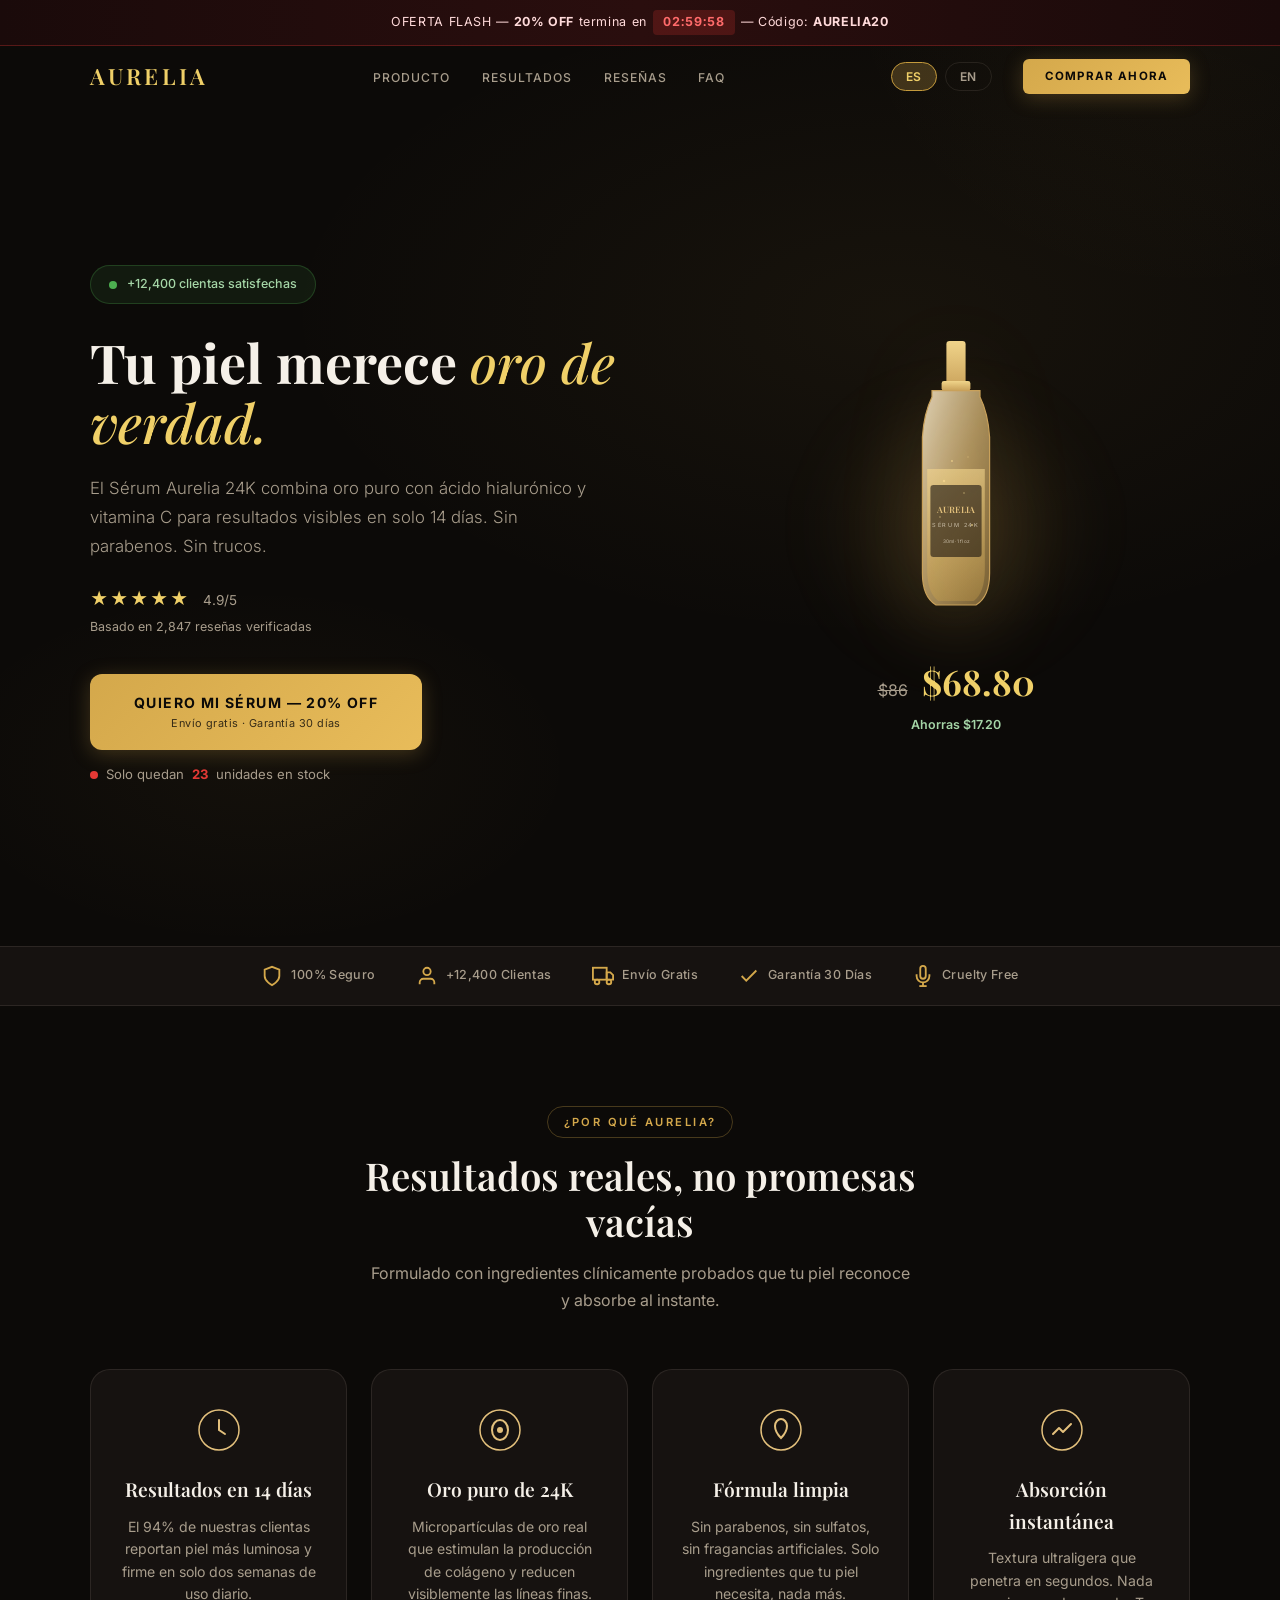
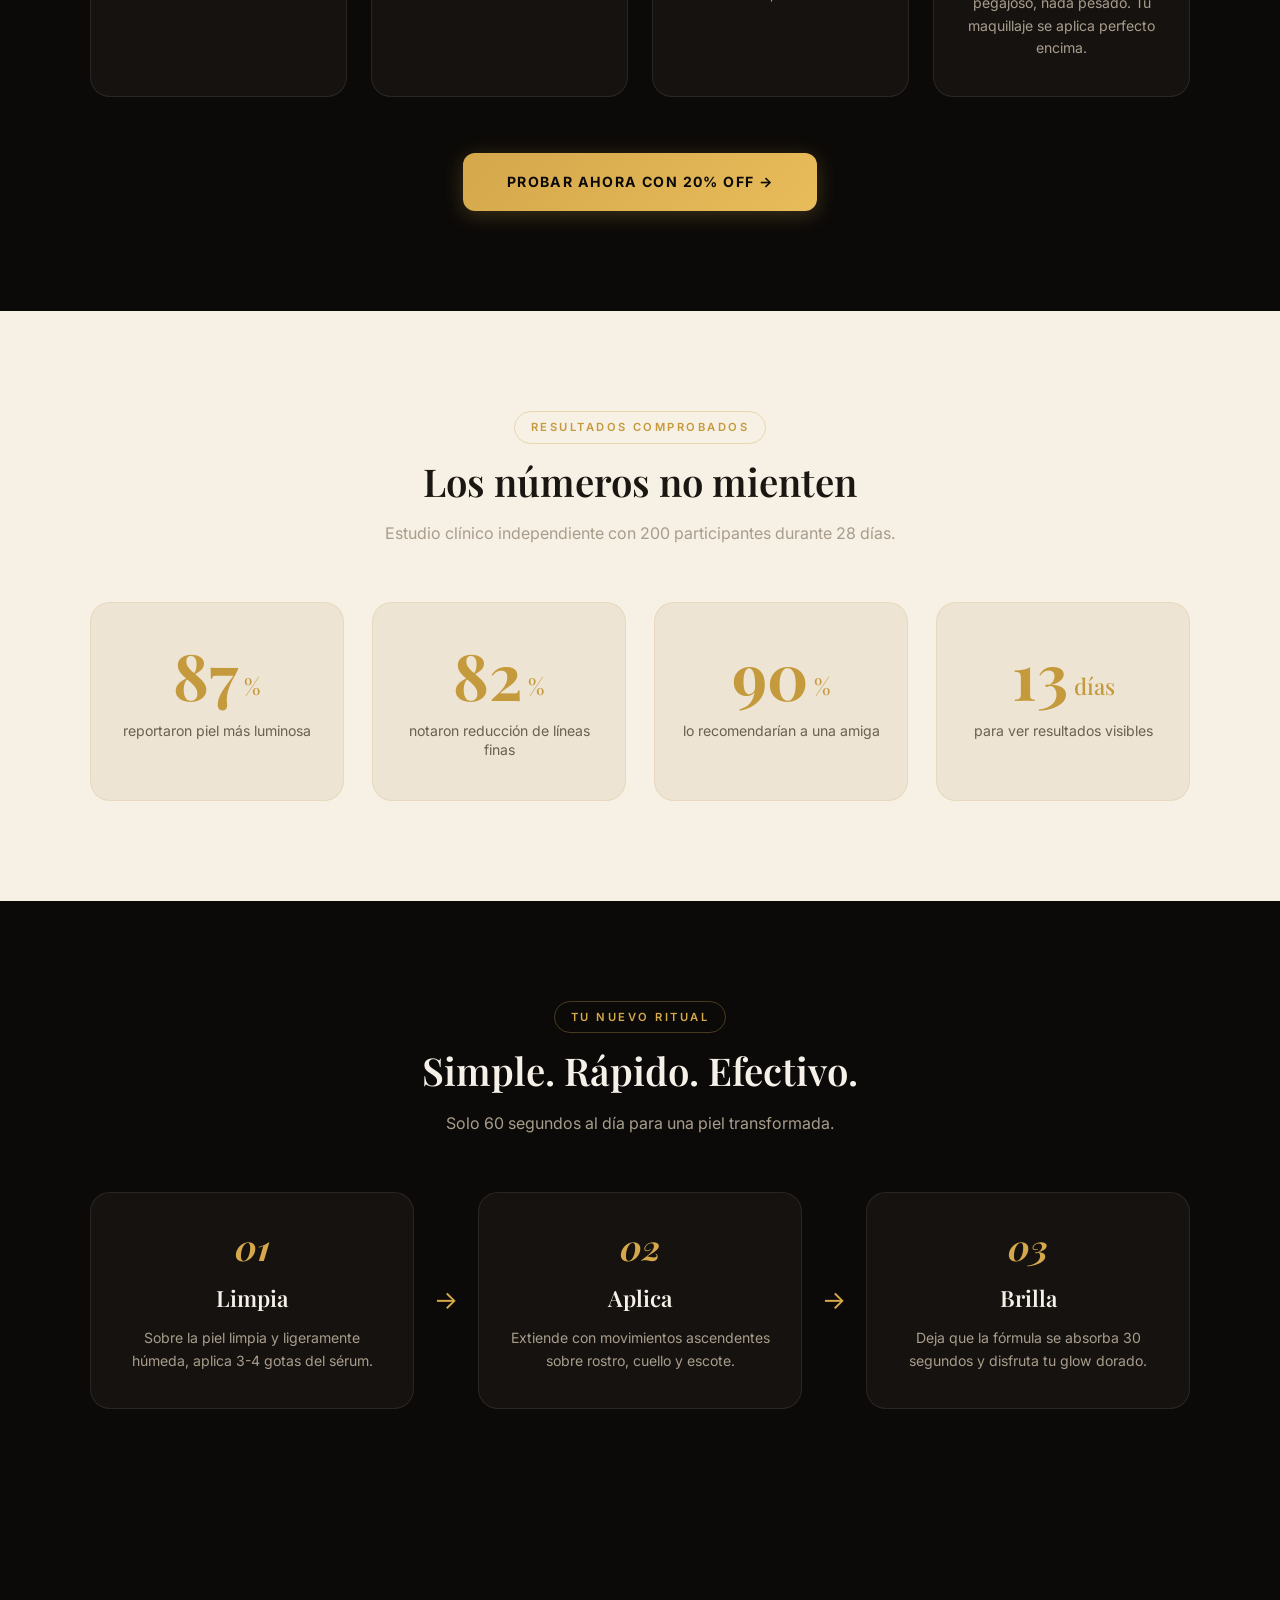
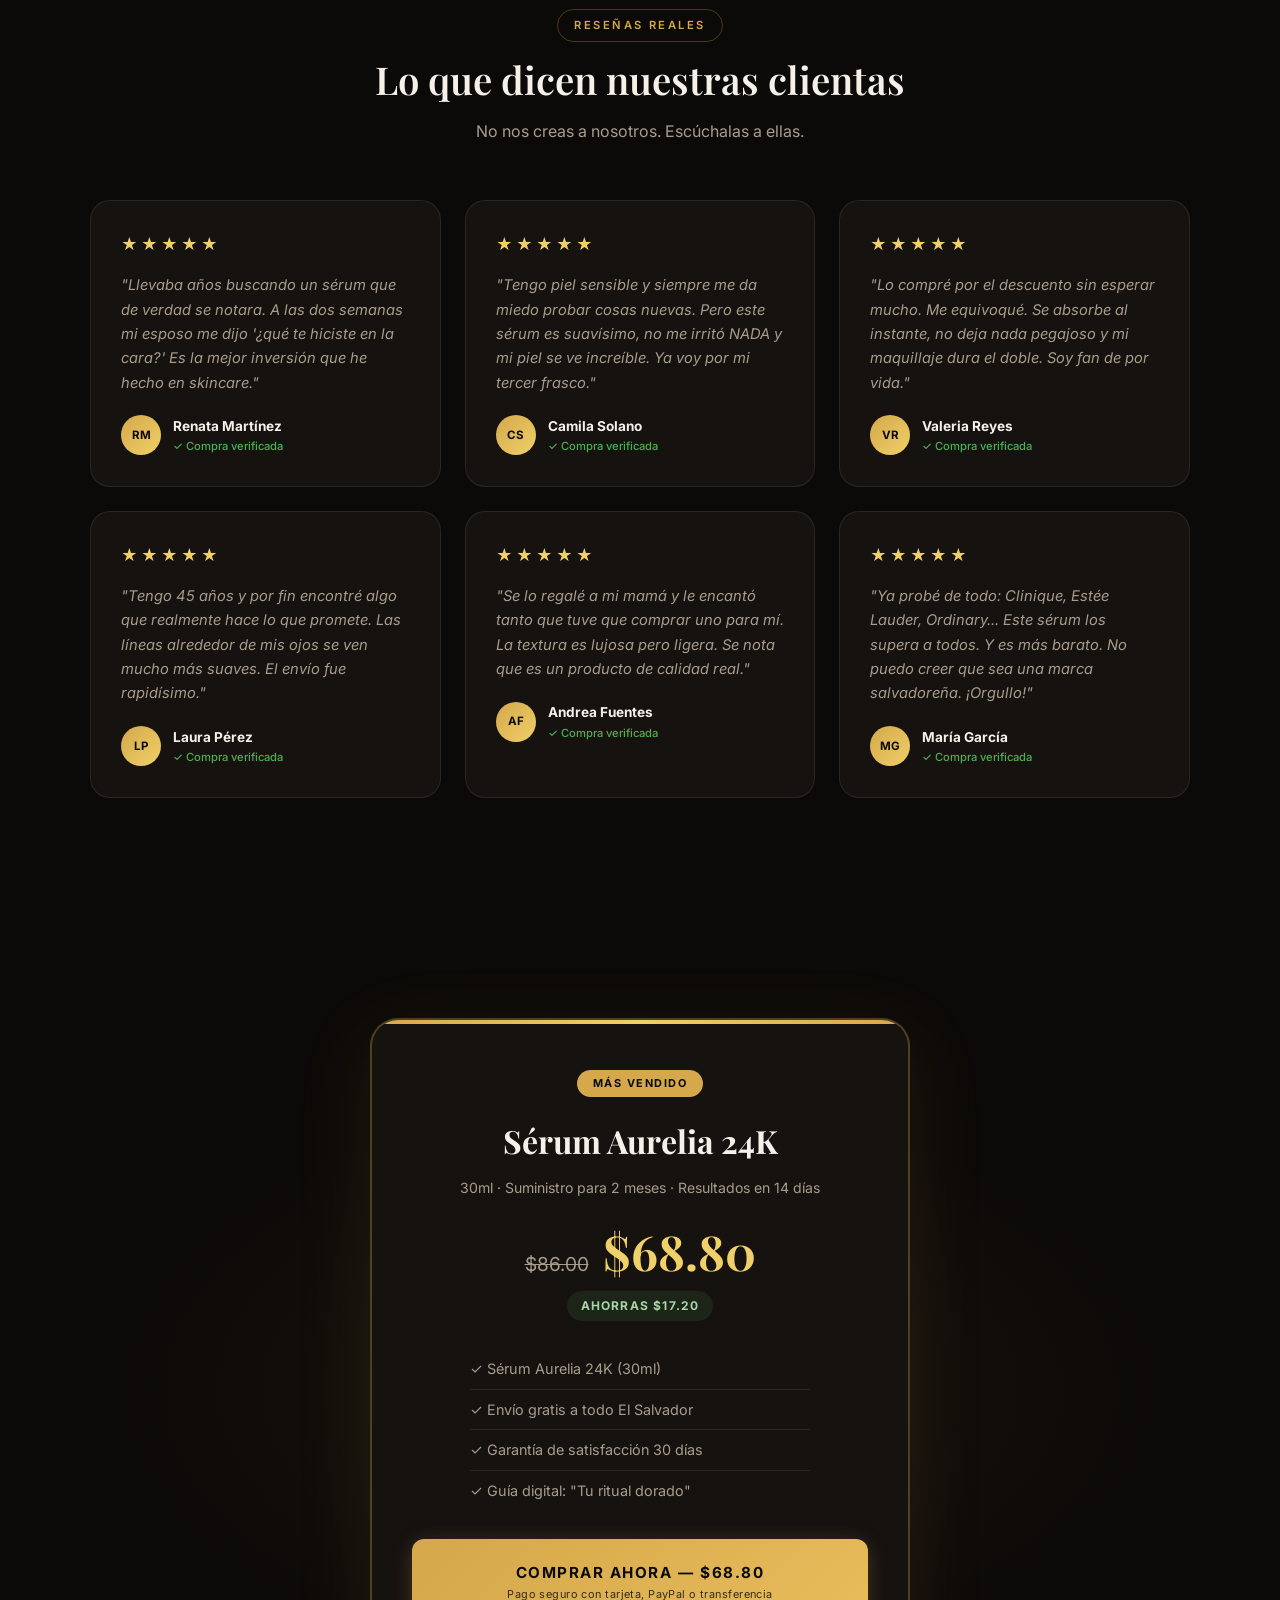
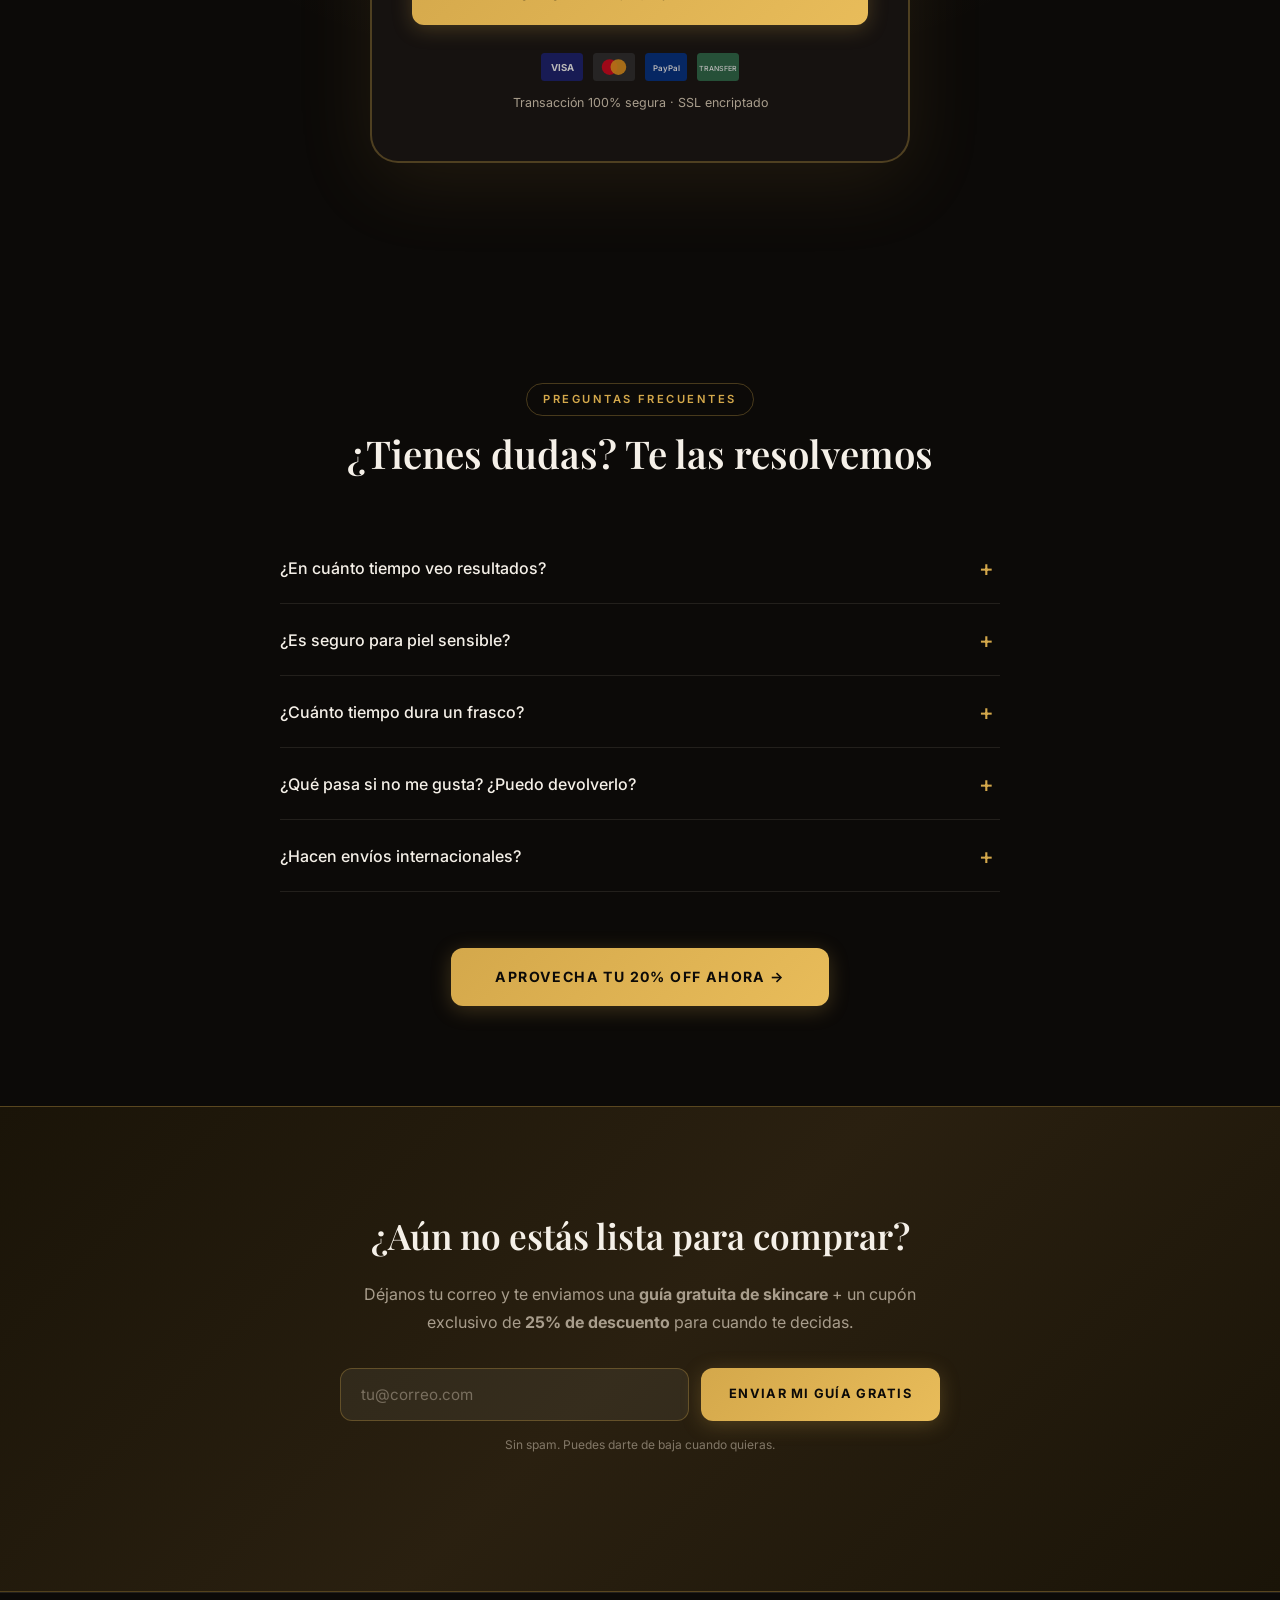
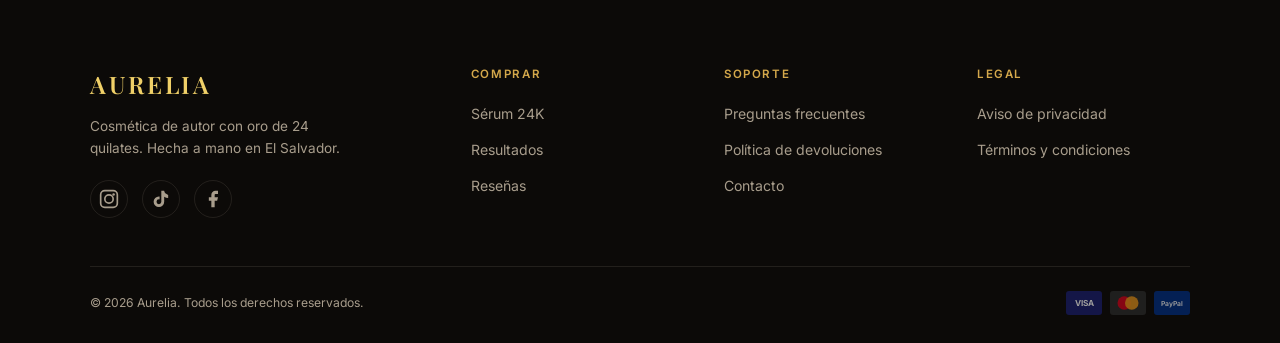
<file: index.html>
<!DOCTYPE html>
<html lang="es">
<head>
<meta charset="UTF-8">
<meta name="viewport" content="width=device-width, initial-scale=1.0">
<title>AURELIA — Sérum Facial con Oro 24K | Envío Gratis Hoy</title>
<meta name="description" content="Sérum facial premium con oro de 24 quilates. Resultados visibles en 14 días. Envío gratis + 20% de descuento solo hoy. Más de 12,000 clientas satisfechas.">
<link rel="preconnect" href="https://fonts.googleapis.com">
<link rel="preconnect" href="https://fonts.gstatic.com" crossorigin>
<link href="https://fonts.googleapis.com/css2?family=Playfair+Display:ital,wght@0,400;0,500;0,600;0,700;1,400;1,500&family=Inter:wght@300;400;500;600;700&display=swap" rel="stylesheet">
<link rel="stylesheet" href="style.css">
</head>
<body>

<!-- ========== BARRA DE URGENCIA ========== -->
<div class="urgency-bar" id="urgencyBar">
  <div class="urgency-bar__inner">
    <span data-i18n="urgency-text-1">OFERTA FLASH — <strong>20% OFF</strong> termina en </span>
    <span class="countdown" id="countdown">02:59:47</span>
    <span data-i18n="urgency-text-2"> — Código: <strong>AURELIA20</strong></span>
  </div>
</div>

<!-- ========== NAV ========== -->
<nav class="nav" id="nav">
  <div class="container nav__inner">
    <a href="#" class="nav__logo" aria-label="Aurelia inicio">AURELIA</a>
    <ul class="nav__links" id="navLinks">
      <li><a href="#producto" data-i18n="nav-producto">Producto</a></li>
      <li><a href="#resultados" data-i18n="nav-resultados">Resultados</a></li>
      <li><a href="#resenas" data-i18n="nav-resenas">Reseñas</a></li>
      <li><a href="#faq" data-i18n="nav-faq">FAQ</a></li>
    </ul>
    <div class="nav__actions">
      <div class="lang-toggle lang-toggle--nav" aria-label="Cambiar idioma">
        <button class="lang-toggle__btn is-active" data-lang="es">ES</button>
        <button class="lang-toggle__btn" data-lang="en">EN</button>
      </div>
      <a href="#comprar" class="btn btn--cta btn--sm" id="navBuyBtn" data-i18n="nav-comprar">Comprar Ahora</a>
      <button class="nav__burger" id="navBurger" aria-label="Abrir menú">
        <span></span><span></span><span></span>
      </button>
    </div>
  </div>
</nav>

<!-- ========== HERO ========== -->
<header class="hero" id="hero">
  <div class="container hero__grid">
    <div class="hero__content">
      <div class="hero__badge">
        <span class="pulse-dot"></span>
        <span data-i18n="hero-badge">+12,400 clientas satisfechas</span>
      </div>
      <h1 class="hero__title" data-i18n="hero-title">Tu piel merece <em>oro de verdad.</em></h1>
      <p class="hero__sub" data-i18n="hero-sub">El Sérum Aurelia 24K combina oro puro con ácido hialurónico y vitamina C para resultados visibles en solo 14 días. Sin parabenos. Sin trucos.</p>
      
      <div class="hero__proof">
        <div class="hero__stars">★★★★★ <span>4.9/5</span></div>
        <span class="hero__reviews-count" data-i18n="hero-reviews">Basado en 2,847 reseñas verificadas</span>
      </div>

      <div class="hero__cta-group">
        <a href="#comprar" class="btn btn--cta btn--lg btn--pulse" id="heroBuyBtn">
          <span class="btn__text" data-i18n="hero-btn">QUIERO MI SÉRUM — 20% OFF</span>
          <span class="btn__sub" data-i18n="hero-btn-sub">Envío gratis · Garantía 30 días</span>
        </a>
        <p class="hero__stock"><span class="pulse-dot pulse-dot--red"></span> <span data-i18n="hero-stock-1"> Solo quedan </span><strong id="stockCount">23</strong><span data-i18n="hero-stock-2"> unidades en stock</span></p>
      </div>
    </div>

    <div class="hero__visual">
      <div class="hero__product-card">
        <div class="hero__glow"></div>
        <svg class="hero__serum" viewBox="0 0 200 380" aria-hidden="true">
          <defs>
            <linearGradient id="bottleGrad" x1="0%" y1="0%" x2="100%" y2="100%">
              <stop offset="0%" stop-color="#F5E6C8" stop-opacity="0.9"/>
              <stop offset="50%" stop-color="#E3C07C" stop-opacity="0.7"/>
              <stop offset="100%" stop-color="#C9A15A" stop-opacity="0.5"/>
            </linearGradient>
            <linearGradient id="capGrad" x1="0%" y1="0%" x2="0%" y2="100%">
              <stop offset="0%" stop-color="#F0D48A"/>
              <stop offset="100%" stop-color="#C9A15A"/>
            </linearGradient>
            <linearGradient id="liquidGrad" x1="0%" y1="0%" x2="0%" y2="100%">
              <stop offset="0%" stop-color="#F5D78E" stop-opacity="0.6"/>
              <stop offset="100%" stop-color="#D4A84B" stop-opacity="0.3"/>
            </linearGradient>
            <filter id="glow">
              <feGaussianBlur stdDeviation="4" result="coloredBlur"/>
              <feMerge><feMergeNode in="coloredBlur"/><feMergeNode in="SourceGraphic"/></feMerge>
            </filter>
          </defs>
          <!-- Dropper cap -->
          <rect x="88" y="20" width="24" height="60" rx="4" fill="url(#capGrad)"/>
          <rect x="82" y="70" width="36" height="12" rx="3" fill="url(#capGrad)"/>
          <!-- Bottle body -->
          <path d="M70,82 L70,90 Q60,110 58,140 L58,310 Q58,340 75,350 L125,350 Q142,340 142,310 L142,140 Q140,110 130,90 L130,82 Z" fill="url(#bottleGrad)" stroke="#C9A15A" stroke-width="1.5"/>
          <!-- Liquid inside -->
          <path d="M64,180 L64,305 Q64,335 78,345 L122,345 Q136,335 136,305 L136,180 Z" fill="url(#liquidGrad)" class="liquid"/>
          <!-- Label area -->
          <rect x="68" y="200" width="64" height="90" rx="4" fill="rgba(27,20,15,0.6)"/>
          <text x="100" y="235" text-anchor="middle" fill="#E3C07C" font-family="Playfair Display" font-size="11" font-weight="600">AURELIA</text>
          <text x="100" y="252" text-anchor="middle" fill="#C9BCA6" font-family="Inter" font-size="7" letter-spacing="2">SÉRUM 24K</text>
          <text x="100" y="272" text-anchor="middle" fill="#C9BCA6" font-family="Inter" font-size="6">30ml · 1 fl oz</text>
          <!-- Shimmer particles -->
          <circle cx="85" cy="195" r="1.5" fill="#F5D78E" opacity="0.8" class="shimmer s1"/>
          <circle cx="110" cy="210" r="1" fill="#F5D78E" opacity="0.6" class="shimmer s2"/>
          <circle cx="95" cy="170" r="1.2" fill="#F5D78E" opacity="0.7" class="shimmer s3"/>
          <circle cx="115" cy="165" r="0.8" fill="#F5D78E" opacity="0.5" class="shimmer s4"/>
          <circle cx="80" cy="240" r="1" fill="#F5D78E" opacity="0.6" class="shimmer s5"/>
          <circle cx="120" cy="250" r="1.3" fill="#F5D78E" opacity="0.7" class="shimmer s6"/>
        </svg>
        <div class="hero__price-tag">
          <span class="hero__price-old">$86</span>
          <span class="hero__price-new">$68.80</span>
          <span class="hero__price-save" data-i18n="hero-save">Ahorras $17.20</span>
        </div>
      </div>
    </div>
  </div>
</header>

<!-- ========== BARRA DE LOGOS DE CONFIANZA ========== -->
<section class="trust-bar" aria-label="Certificaciones de confianza">
  <div class="container trust-bar__inner">
    <div class="trust-bar__item">
      <svg viewBox="0 0 24 24" width="22" height="22" fill="none" stroke="currentColor" stroke-width="2"><path d="M12 22s8-4 8-10V5l-8-3-8 3v7c0 6 8 10 8 10z"/></svg>
      <span data-i18n="trust-1">100% Seguro</span>
    </div>
    <div class="trust-bar__item">
      <svg viewBox="0 0 24 24" width="22" height="22" fill="none" stroke="currentColor" stroke-width="2"><path d="M20 21v-2a4 4 0 00-4-4H8a4 4 0 00-4 4v2"/><circle cx="12" cy="7" r="4"/></svg>
      <span data-i18n="trust-2">+12,400 Clientas</span>
    </div>
    <div class="trust-bar__item">
      <svg viewBox="0 0 24 24" width="22" height="22" fill="none" stroke="currentColor" stroke-width="2"><rect x="1" y="3" width="15" height="13"/><polygon points="16 8 20 8 23 11 23 16 16 16 16 8"/><circle cx="5.5" cy="18.5" r="2.5"/><circle cx="18.5" cy="18.5" r="2.5"/></svg>
      <span data-i18n="trust-3">Envío Gratis</span>
    </div>
    <div class="trust-bar__item">
      <svg viewBox="0 0 24 24" width="22" height="22" fill="none" stroke="currentColor" stroke-width="2"><polyline points="20 6 9 17 4 12"/></svg>
      <span data-i18n="trust-4">Garantía 30 Días</span>
    </div>
    <div class="trust-bar__item">
      <svg viewBox="0 0 24 24" width="22" height="22" fill="none" stroke="currentColor" stroke-width="2"><path d="M12 1a3 3 0 00-3 3v8a3 3 0 006 0V4a3 3 0 00-3-3z"/><path d="M19 10v2a7 7 0 01-14 0v-2"/><line x1="12" y1="19" x2="12" y2="23"/><line x1="8" y1="23" x2="16" y2="23"/></svg>
      <span data-i18n="trust-5">Cruelty Free</span>
    </div>
  </div>
</section>

<!-- ========== BENEFICIOS ========== -->
<section class="section section--dark" id="producto">
  <div class="container">
    <div class="section__header section__header--center reveal">
      <span class="tag" data-i18n="ben-tag">¿Por qué Aurelia?</span>
      <h2 data-i18n="ben-title">Resultados reales, no promesas vacías</h2>
      <p data-i18n="ben-sub">Formulado con ingredientes clínicamente probados que tu piel reconoce y absorbe al instante.</p>
    </div>
    <div class="benefits-grid">
      <div class="benefit reveal">
        <div class="benefit__icon">
          <svg viewBox="0 0 48 48" width="48" height="48"><circle cx="24" cy="24" r="20" fill="none" stroke="#E3C07C" stroke-width="1.5"/><path d="M24 14v10l6 4" fill="none" stroke="#E3C07C" stroke-width="2" stroke-linecap="round"/></svg>
        </div>
        <h3 class="benefit__title" data-i18n="ben-1-title">Resultados en 14 días</h3>
        <p class="benefit__text" data-i18n="ben-1-text">El 94% de nuestras clientas reportan piel más luminosa y firme en solo dos semanas de uso diario.</p>
      </div>
      <div class="benefit reveal">
        <div class="benefit__icon">
          <svg viewBox="0 0 48 48" width="48" height="48"><circle cx="24" cy="24" r="20" fill="none" stroke="#E3C07C" stroke-width="1.5"/><path d="M16 24c0-6 4-10 8-10s8 4 8 10-4 10-8 10-8-4-8-10z" fill="none" stroke="#E3C07C" stroke-width="2"/><circle cx="24" cy="24" r="3" fill="#E3C07C"/></svg>
        </div>
        <h3 class="benefit__title" data-i18n="ben-2-title">Oro puro de 24K</h3>
        <p class="benefit__text" data-i18n="ben-2-text">Micropartículas de oro real que estimulan la producción de colágeno y reducen visiblemente las líneas finas.</p>
      </div>
      <div class="benefit reveal">
        <div class="benefit__icon">
          <svg viewBox="0 0 48 48" width="48" height="48"><circle cx="24" cy="24" r="20" fill="none" stroke="#E3C07C" stroke-width="1.5"/><path d="M18 20c0-4 3-7 6-7s6 3 6 7c0 6-6 12-6 12s-6-6-6-12z" fill="none" stroke="#E3C07C" stroke-width="2"/></svg>
        </div>
        <h3 class="benefit__title" data-i18n="ben-3-title">Fórmula limpia</h3>
        <p class="benefit__text" data-i18n="ben-3-text">Sin parabenos, sin sulfatos, sin fragancias artificiales. Solo ingredientes que tu piel necesita, nada más.</p>
      </div>
      <div class="benefit reveal">
        <div class="benefit__icon">
          <svg viewBox="0 0 48 48" width="48" height="48"><circle cx="24" cy="24" r="20" fill="none" stroke="#E3C07C" stroke-width="1.5"/><path d="M15 28l6-6 4 4 8-8" fill="none" stroke="#E3C07C" stroke-width="2" stroke-linecap="round" stroke-linejoin="round"/></svg>
        </div>
        <h3 class="benefit__title" data-i18n="ben-4-title">Absorción instantánea</h3>
        <p class="benefit__text" data-i18n="ben-4-text">Textura ultraligera que penetra en segundos. Nada pegajoso, nada pesado. Tu maquillaje se aplica perfecto encima.</p>
      </div>
    </div>
    <div class="section__cta reveal">
      <a href="#comprar" class="btn btn--cta btn--lg" data-i18n="ben-cta">PROBAR AHORA CON 20% OFF →</a>
    </div>
  </div>
</section>

<!-- ========== RESULTADOS / ANTES-DESPUÉS ========== -->
<section class="section section--cream" id="resultados">
  <div class="container">
    <div class="section__header section__header--center reveal">
      <span class="tag tag--dark" data-i18n="res-tag">Resultados comprobados</span>
      <h2 class="text-dark" data-i18n="res-title">Los números no mienten</h2>
      <p class="text-muted-dark" data-i18n="res-sub">Estudio clínico independiente con 200 participantes durante 28 días.</p>
    </div>
    <div class="stats-grid">
      <div class="stat reveal">
        <span class="stat__number" data-target="94">0</span>
        <span class="stat__unit">%</span>
        <p class="stat__label" data-i18n="res-1">reportaron piel más luminosa</p>
      </div>
      <div class="stat reveal">
        <span class="stat__number" data-target="89">0</span>
        <span class="stat__unit">%</span>
        <p class="stat__label" data-i18n="res-2">notaron reducción de líneas finas</p>
      </div>
      <div class="stat reveal">
        <span class="stat__number" data-target="97">0</span>
        <span class="stat__unit">%</span>
        <p class="stat__label" data-i18n="res-3">lo recomendarían a una amiga</p>
      </div>
      <div class="stat reveal">
        <span class="stat__number" data-target="14">0</span>
        <span class="stat__unit">días</span>
        <p class="stat__label" data-i18n="res-4">para ver resultados visibles</p>
      </div>
    </div>
  </div>
</section>

<!-- ========== CÓMO FUNCIONA ========== -->
<section class="section section--dark">
  <div class="container">
    <div class="section__header section__header--center reveal">
      <span class="tag" data-i18n="how-tag">Tu nuevo ritual</span>
      <h2 data-i18n="how-title">Simple. Rápido. Efectivo.</h2>
      <p data-i18n="how-sub">Solo 60 segundos al día para una piel transformada.</p>
    </div>
    <div class="steps-grid">
      <div class="step reveal">
        <div class="step__num">01</div>
        <h3 class="step__title" data-i18n="how-1-title">Limpia</h3>
        <p class="step__text" data-i18n="how-1-text">Sobre la piel limpia y ligeramente húmeda, aplica 3-4 gotas del sérum.</p>
      </div>
      <div class="step__arrow reveal" aria-hidden="true">→</div>
      <div class="step reveal">
        <div class="step__num">02</div>
        <h3 class="step__title" data-i18n="how-2-title">Aplica</h3>
        <p class="step__text" data-i18n="how-2-text">Extiende con movimientos ascendentes sobre rostro, cuello y escote.</p>
      </div>
      <div class="step__arrow reveal" aria-hidden="true">→</div>
      <div class="step reveal">
        <div class="step__num">03</div>
        <h3 class="step__title" data-i18n="how-3-title">Brilla</h3>
        <p class="step__text" data-i18n="how-3-text">Deja que la fórmula se absorba 30 segundos y disfruta tu glow dorado.</p>
      </div>
    </div>
  </div>
</section>

<!-- ========== RESEÑAS ========== -->
<section class="section section--dark" id="resenas">
  <div class="container">
    <div class="section__header section__header--center reveal">
      <span class="tag" data-i18n="rev-tag">Reseñas reales</span>
      <h2 data-i18n="rev-title">Lo que dicen nuestras clientas</h2>
      <p data-i18n="rev-sub">No nos creas a nosotros. Escúchalas a ellas.</p>
    </div>
    <div class="reviews-grid">
      <div class="review reveal">
        <div class="review__stars">★★★★★</div>
        <p class="review__text" data-i18n="rev-1">"Llevaba años buscando un sérum que de verdad se notara. A las dos semanas mi esposo me dijo '¿qué te hiciste en la cara?' Es la mejor inversión que he hecho en skincare."</p>
        <div class="review__author">
          <div class="review__avatar">RM</div>
          <div>
            <strong class="review__name">Renata Martínez</strong>
            <span class="review__badge" data-i18n="verif">✓ Compra verificada</span>
          </div>
        </div>
      </div>
      <div class="review reveal">
        <div class="review__stars">★★★★★</div>
        <p class="review__text" data-i18n="rev-2">"Tengo piel sensible y siempre me da miedo probar cosas nuevas. Pero este sérum es suavísimo, no me irritó NADA y mi piel se ve increíble. Ya voy por mi tercer frasco."</p>
        <div class="review__author">
          <div class="review__avatar">CS</div>
          <div>
            <strong class="review__name">Camila Solano</strong>
            <span class="review__badge" data-i18n="verif">✓ Compra verificada</span>
          </div>
        </div>
      </div>
      <div class="review reveal">
        <div class="review__stars">★★★★★</div>
        <p class="review__text" data-i18n="rev-3">"Lo compré por el descuento sin esperar mucho. Me equivoqué. Se absorbe al instante, no deja nada pegajoso y mi maquillaje dura el doble. Soy fan de por vida."</p>
        <div class="review__author">
          <div class="review__avatar">VR</div>
          <div>
            <strong class="review__name">Valeria Reyes</strong>
            <span class="review__badge" data-i18n="verif">✓ Compra verificada</span>
          </div>
        </div>
      </div>
      <div class="review reveal">
        <div class="review__stars">★★★★★</div>
        <p class="review__text" data-i18n="rev-4">"Tengo 45 años y por fin encontré algo que realmente hace lo que promete. Las líneas alrededor de mis ojos se ven mucho más suaves. El envío fue rapidísimo."</p>
        <div class="review__author">
          <div class="review__avatar">LP</div>
          <div>
            <strong class="review__name">Laura Pérez</strong>
            <span class="review__badge" data-i18n="verif">✓ Compra verificada</span>
          </div>
        </div>
      </div>
      <div class="review reveal">
        <div class="review__stars">★★★★★</div>
        <p class="review__text" data-i18n="rev-5">"Se lo regalé a mi mamá y le encantó tanto que tuve que comprar uno para mí. La textura es lujosa pero ligera. Se nota que es un producto de calidad real."</p>
        <div class="review__author">
          <div class="review__avatar">AF</div>
          <div>
            <strong class="review__name">Andrea Fuentes</strong>
            <span class="review__badge" data-i18n="verif">✓ Compra verificada</span>
          </div>
        </div>
      </div>
      <div class="review reveal">
        <div class="review__stars">★★★★★</div>
        <p class="review__text" data-i18n="rev-6">"Ya probé de todo: Clinique, Estée Lauder, Ordinary... Este sérum los supera a todos. Y es más barato. No puedo creer que sea una marca salvadoreña. ¡Orgullo!"</p>
        <div class="review__author">
          <div class="review__avatar">MG</div>
          <div>
            <strong class="review__name">María García</strong>
            <span class="review__badge" data-i18n="verif">✓ Compra verificada</span>
          </div>
        </div>
      </div>
    </div>
  </div>
</section>

<!-- ========== SECCIÓN DE COMPRA ========== -->
<section class="section section--buy" id="comprar">
  <div class="container">
    <div class="buy-card reveal">
      <div class="buy-card__header">
        <span class="buy-card__badge" data-i18n="buy-badge">MÁS VENDIDO</span>
        <h2 class="buy-card__title" data-i18n="buy-title">Sérum Aurelia 24K</h2>
        <p class="buy-card__desc" data-i18n="buy-desc">30ml · Suministro para 2 meses · Resultados en 14 días</p>
      </div>
      <div class="buy-card__pricing">
        <div class="buy-card__prices">
          <span class="buy-card__old-price">$86.00</span>
          <span class="buy-card__new-price">$68.80</span>
        </div>
        <span class="buy-card__save-badge" data-i18n="buy-save">AHORRAS $17.20</span>
      </div>
      <ul class="buy-card__includes">
        <li data-i18n="buy-inc-1">✓ Sérum Aurelia 24K (30ml)</li>
        <li data-i18n="buy-inc-2">✓ Envío gratis a todo El Salvador</li>
        <li data-i18n="buy-inc-3">✓ Garantía de satisfacción 30 días</li>
        <li data-i18n="buy-inc-4">✓ Guía digital: "Tu ritual dorado"</li>
      </ul>
      <a href="#" class="btn btn--cta btn--xl btn--pulse" id="mainBuyBtn">
        <span class="btn__text" data-i18n="buy-btn">COMPRAR AHORA — $68.80</span>
        <span class="btn__sub" data-i18n="buy-btn-sub">Pago seguro con tarjeta, PayPal o transferencia</span>
      </a>
      <div class="buy-card__trust">
        <div class="payment-icons">
          <span class="payment-icon" title="Visa">
            <svg viewBox="0 0 48 32" width="42" height="28"><rect width="48" height="32" rx="4" fill="#1A1F71"/><text x="24" y="20" text-anchor="middle" fill="#fff" font-family="Inter" font-size="11" font-weight="700">VISA</text></svg>
          </span>
          <span class="payment-icon" title="Mastercard">
            <svg viewBox="0 0 48 32" width="42" height="28"><rect width="48" height="32" rx="4" fill="#2D2D2D"/><circle cx="19" cy="16" r="9" fill="#EB001B" opacity="0.9"/><circle cx="29" cy="16" r="9" fill="#F79E1B" opacity="0.9"/></svg>
          </span>
          <span class="payment-icon" title="PayPal">
            <svg viewBox="0 0 48 32" width="42" height="28"><rect width="48" height="32" rx="4" fill="#003087"/><text x="24" y="20" text-anchor="middle" fill="#fff" font-family="Inter" font-size="9" font-weight="600">PayPal</text></svg>
          </span>
          <span class="payment-icon" title="Transferencia">
            <svg viewBox="0 0 48 32" width="42" height="28"><rect width="48" height="32" rx="4" fill="#2D6B4A"/><text x="24" y="20" text-anchor="middle" fill="#fff" font-family="Inter" font-size="8" font-weight="500">TRANSFER</text></svg>
          </span>
        </div>
        <p class="buy-card__guarantee" data-i18n="buy-sec">Transacción 100% segura · SSL encriptado</p>
      </div>
    </div>
  </div>
</section>

<!-- ========== FAQ ========== -->
<section class="section section--dark" id="faq">
  <div class="container">
    <div class="section__header section__header--center reveal">
      <span class="tag" data-i18n="faq-tag">Preguntas frecuentes</span>
      <h2 data-i18n="faq-title">¿Tienes dudas? Te las resolvemos</h2>
    </div>
    <div class="faq-list">
      <div class="faq reveal">
        <button class="faq__question" aria-expanded="false">
          <span data-i18n="faq-q1">¿En cuánto tiempo veo resultados?</span>
          <span class="faq__icon">+</span>
        </button>
        <div class="faq__answer">
          <p data-i18n="faq-a1">La mayoría de nuestras clientas notan una diferencia visible en la luminosidad de su piel en los primeros 7-14 días de uso diario. Para resultados completos (reducción de líneas finas, firmeza), recomendamos un uso consistente de 4-6 semanas.</p>
        </div>
      </div>
      <div class="faq reveal">
        <button class="faq__question" aria-expanded="false">
          <span data-i18n="faq-q2">¿Es seguro para piel sensible?</span>
          <span class="faq__icon">+</span>
        </button>
        <div class="faq__answer">
          <p data-i18n="faq-a2">¡Absolutamente! Nuestra fórmula es hipoalergénica y ha sido dermatológicamente probada. No contiene parabenos, sulfatos, fragancias artificiales ni alcohol. Está diseñada para todo tipo de piel, incluyendo la más sensible.</p>
        </div>
      </div>
      <div class="faq reveal">
        <button class="faq__question" aria-expanded="false">
          <span data-i18n="faq-q3">¿Cuánto tiempo dura un frasco?</span>
          <span class="faq__icon">+</span>
        </button>
        <div class="faq__answer">
          <p data-i18n="faq-a3">Cada frasco contiene 30ml, lo que equivale a aproximadamente 2 meses de uso diario (3-4 gotas por aplicación). Es una inversión que rinde mucho más que los sérums convencionales.</p>
        </div>
      </div>
      <div class="faq reveal">
        <button class="faq__question" aria-expanded="false">
          <span data-i18n="faq-q4">¿Qué pasa si no me gusta? ¿Puedo devolverlo?</span>
          <span class="faq__icon">+</span>
        </button>
        <div class="faq__answer">
          <p data-i18n="faq-a4">Sí. Ofrecemos una garantía de satisfacción de 30 días. Si por cualquier razón no estás satisfecha con tu compra, te devolvemos el 100% de tu dinero, sin preguntas. El riesgo es nuestro, no tuyo.</p>
        </div>
      </div>
      <div class="faq reveal">
        <button class="faq__question" aria-expanded="false">
          <span data-i18n="faq-q5">¿Hacen envíos internacionales?</span>
          <span class="faq__icon">+</span>
        </button>
        <div class="faq__answer">
          <p data-i18n="faq-a5">Actualmente hacemos envíos gratuitos a todo El Salvador (2-3 días hábiles). Para envíos a Guatemala, Honduras, Costa Rica y resto de Centroamérica, el costo es de $5.99 (5-7 días hábiles). Contáctanos para envíos al resto del mundo.</p>
        </div>
      </div>
    </div>
    <div class="section__cta reveal">
      <a href="#comprar" class="btn btn--cta btn--lg" data-i18n="faq-cta">APROVECHA TU 20% OFF AHORA →</a>
    </div>
  </div>
</section>

<!-- ========== NEWSLETTER / EMAIL CAPTURE ========== -->
<section class="section section--gold" id="contacto">
  <div class="container">
    <div class="email-capture reveal">
      <h2 class="email-capture__title" data-i18n="email-title">¿Aún no estás lista para comprar?</h2>
      <p class="email-capture__sub" data-i18n="email-sub">Déjanos tu correo y te enviamos una <strong>guía gratuita de skincare</strong> + un cupón exclusivo de <strong>25% de descuento</strong> para cuando te decidas.</p>
      <form class="email-form" id="emailForm">
        <div class="email-form__row">
          <input type="email" class="email-form__input" id="emailInput" placeholder="tu@correo.com" required aria-label="Tu correo electrónico">
          <button type="submit" class="btn btn--cta btn--form" id="emailSubmitBtn" data-i18n="email-btn">ENVIAR MI GUÍA GRATIS</button>
        </div>
        <p class="email-form__note" data-i18n="email-note">Sin spam. Puedes darte de baja cuando quieras.</p>
        <p class="email-form__msg" id="emailMsg"></p>
      </form>
    </div>
  </div>
</section>

<!-- ========== FOOTER ========== -->
<footer class="footer">
  <div class="container">
    <div class="footer__grid">
      <div class="footer__brand-col">
        <p class="footer__logo">AURELIA</p>
        <p class="footer__tagline" data-i18n="footer-tag">Cosmética de autor con oro de 24 quilates. Hecha a mano en El Salvador.</p>
        <div class="footer__social">
          <a href="#" aria-label="Instagram" class="footer__social-link">
            <svg viewBox="0 0 24 24" width="20" height="20" fill="none" stroke="currentColor" stroke-width="2"><rect x="2" y="2" width="20" height="20" rx="5"/><circle cx="12" cy="12" r="5"/><circle cx="17.5" cy="6.5" r="1.5" fill="currentColor" stroke="none"/></svg>
          </a>
          <a href="#" aria-label="TikTok" class="footer__social-link">
            <svg viewBox="0 0 24 24" width="20" height="20" fill="currentColor"><path d="M19.59 6.69a4.83 4.83 0 01-3.77-4.25V2h-3.45v13.67a2.89 2.89 0 01-2.88 2.5 2.89 2.89 0 01-2.88-2.88 2.89 2.89 0 012.88-2.88c.28 0 .56.04.82.12v-3.5a6.37 6.37 0 00-.82-.05A6.34 6.34 0 003.15 15.3 6.34 6.34 0 009.49 21.65a6.34 6.34 0 006.34-6.34V9.17a8.16 8.16 0 004.76 1.52V7.24a4.85 4.85 0 01-1-.55z"/></svg>
          </a>
          <a href="#" aria-label="Facebook" class="footer__social-link">
            <svg viewBox="0 0 24 24" width="20" height="20" fill="currentColor"><path d="M18 2h-3a5 5 0 00-5 5v3H7v4h3v8h4v-8h3l1-4h-4V7a1 1 0 011-1h3z"/></svg>
          </a>
        </div>
      </div>
      <div class="footer__col">
        <h4 data-i18n="footer-t1">Comprar</h4>
        <ul>
          <li><a href="#comprar" data-i18n="buy-title">Sérum 24K</a></li>
          <li><a href="#resultados" data-i18n="nav-resultados">Resultados</a></li>
          <li><a href="#resenas" data-i18n="nav-resenas">Reseñas</a></li>
        </ul>
      </div>
      <div class="footer__col">
        <h4 data-i18n="footer-t2">Soporte</h4>
        <ul>
          <li><a href="#faq" data-i18n="footer-t2-l1">Preguntas frecuentes</a></li>
          <li><a href="#" data-i18n="footer-t2-l2">Política de devoluciones</a></li>
          <li><a href="#" data-i18n="footer-t2-l3">Contacto</a></li>
        </ul>
      </div>
      <div class="footer__col">
        <h4 data-i18n="footer-t3">Legal</h4>
        <ul>
          <li><a href="#" data-i18n="footer-t3-l1">Aviso de privacidad</a></li>
          <li><a href="#" data-i18n="footer-t3-l2">Términos y condiciones</a></li>
        </ul>
      </div>
    </div>
    <div class="footer__bottom">
      <span data-i18n="footer-copy">© 2026 Aurelia. Todos los derechos reservados.</span>
      <div class="footer__payments">
        <svg viewBox="0 0 48 32" width="36" height="24"><rect width="48" height="32" rx="4" fill="#1A1F71"/><text x="24" y="20" text-anchor="middle" fill="#fff" font-family="Inter" font-size="11" font-weight="700">VISA</text></svg>
        <svg viewBox="0 0 48 32" width="36" height="24"><rect width="48" height="32" rx="4" fill="#2D2D2D"/><circle cx="19" cy="16" r="9" fill="#EB001B" opacity="0.9"/><circle cx="29" cy="16" r="9" fill="#F79E1B" opacity="0.9"/></svg>
        <svg viewBox="0 0 48 32" width="36" height="24"><rect width="48" height="32" rx="4" fill="#003087"/><text x="24" y="20" text-anchor="middle" fill="#fff" font-family="Inter" font-size="9" font-weight="600">PayPal</text></svg>
      </div>
    </div>
  </div>
</footer>

<!-- ========== STICKY CTA MÓVIL ========== -->
<div class="sticky-cta" id="stickyCta">
  <a href="#comprar" class="btn btn--cta btn--sticky" id="stickyBuyBtn">
    <span data-i18n="sticky-btn">COMPRAR — $68.80</span>
    <span class="btn__sub-sticky" data-i18n="sticky-sub">Envío gratis · 20% OFF</span>
  </a>
</div>

<!-- ========== PASARELA DE PAGO FICTICIA (CHECKOUT MODAL) ========== -->
<div class="checkout-modal" id="checkoutModal" role="dialog" aria-modal="true" aria-hidden="true">
  <div class="checkout-modal__overlay" id="checkoutOverlay"></div>
  <div class="checkout-modal__container">
    <button class="checkout-modal__close" id="checkoutClose" aria-label="Cerrar pasarela de pago">&times;</button>
    
    <!-- STEP 1: FORMULARIO DE CHECKOUT -->
    <div class="checkout-step checkout-step--active" id="checkoutStepForm">
      <div class="checkout-header">
        <div class="checkout-header__brand">
          <div>
            <h3 class="checkout-header__title" data-i18n="chk-header-title">AURELIA CHECKOUT</h3>
            <span class="checkout-header__badge" data-i18n="chk-header-badge">Pasarela Segura · 256-bit SSL (Modo Demo)</span>
          </div>
        </div>
        <button type="button" class="btn-demo-autofill" id="demoAutofillBtn">
          <span data-i18n="chk-btn-demo">Llenar datos de prueba</span>
        </button>
      </div>

      <div class="checkout-grid">
        <!-- COLUMNA IZQUIERDA: RESUMEN DE LA ORDEN -->
        <div class="checkout-summary">
          <h4 class="checkout-section-title" data-i18n="chk-summary-title">Resumen de tu compra</h4>
          <div class="checkout-product">
            <div class="checkout-product__img">
              <svg viewBox="0 0 100 190" width="46" height="88" aria-hidden="true">
                <defs>
                  <linearGradient id="modalBottleGrad" x1="0%" y1="0%" x2="100%" y2="100%">
                    <stop offset="0%" stop-color="#F5E6C8"/>
                    <stop offset="50%" stop-color="#E3C07C"/>
                    <stop offset="100%" stop-color="#C9A15A"/>
                  </linearGradient>
                  <linearGradient id="modalCapGrad" x1="0%" y1="0%" x2="0%" y2="100%">
                    <stop offset="0%" stop-color="#F0D48A"/>
                    <stop offset="100%" stop-color="#C9A15A"/>
                  </linearGradient>
                </defs>
                <rect x="42" y="10" width="16" height="30" rx="3" fill="url(#modalCapGrad)"/>
                <path d="M35,42 Q30,55 28,70 L28,155 Q28,170 38,175 L62,175 Q72,170 72,155 L72,70 Q70,55 65,42 Z" fill="url(#modalBottleGrad)" stroke="#C9A15A" stroke-width="1.2"/>
                <rect x="34" y="95" width="32" height="46" rx="3" fill="rgba(20,15,10,0.85)"/>
                <text x="50" y="112" text-anchor="middle" fill="#E3C07C" font-family="Playfair Display" font-size="6.5" font-weight="600">AURELIA</text>
                <text x="50" y="123" text-anchor="middle" fill="#C9BCA6" font-family="Inter" font-size="4.2" letter-spacing="0.5">24K SÉRUM</text>
                <circle cx="45" cy="85" r="1.5" fill="#F5D78E"/>
                <circle cx="55" cy="142" r="1.3" fill="#F5D78E"/>
              </svg>
            </div>
            <div class="checkout-product__info">
              <div class="checkout-product__name" data-i18n="chk-prod-name">Sérum Aurelia 24K</div>
              <div class="checkout-product__sub" data-i18n="chk-prod-sub">Frasco 30ml · Edición Limitada</div>
              <div class="checkout-product__qty" data-i18n="chk-prod-qty">Cantidad: <strong>1</strong></div>
            </div>
            <div class="checkout-product__price">$68.80</div>
          </div>

          <div class="checkout-breakdown">
            <div class="checkout-breakdown__row">
              <span data-i18n="chk-price-reg">Precio regular</span>
              <span class="strikethrough">$86.00</span>
            </div>
            <div class="checkout-breakdown__row checkout-breakdown__discount">
              <span data-i18n="chk-price-disc">Descuento Flash (20% OFF)</span>
              <span>-$17.20</span>
            </div>
            <div class="checkout-breakdown__row">
              <span data-i18n="chk-price-ship">Envío (Todo El Salvador)</span>
              <span class="free-text" data-i18n="chk-price-free">GRATIS</span>
            </div>
            <div class="checkout-breakdown__divider"></div>
            <div class="checkout-breakdown__row checkout-breakdown__total">
              <span data-i18n="chk-price-total">Total a pagar</span>
              <span class="total-amount">$68.80 USD</span>
            </div>
          </div>

          <div class="checkout-coupon">
            <span class="checkout-coupon__tag" data-i18n="chk-coupon-tag">CUPÓN: AURELIA20</span>
            <span class="checkout-coupon__desc" data-i18n="chk-coupon-desc">Cupón de 20% aplicado automáticamente</span>
          </div>

          <div class="checkout-guarantee-box">
            <div class="guarantee-item">Garantía de satisfacción de 30 días</div>
            <div class="guarantee-item">Entrega rápida de 24 a 48 horas</div>
            <div class="guarantee-item">Certificación Cruelty-Free & Vegano</div>
          </div>
        </div>

        <!-- COLUMNA DERECHA: FORMULARIO DE ENVÍO Y PAGO -->
        <div class="checkout-form-container">
          <form id="fakeCheckoutForm" novalidate>
            <!-- DATOS DE ENVÍO -->
            <div class="checkout-form-section">
              <h4 class="checkout-section-title" data-i18n="chk-sec-ship">1. Datos de Envío</h4>
              <div class="form-row">
                <div class="form-group form-group--full">
                  <label for="custName" data-i18n="chk-lbl-name">Nombre completo</label>
                  <input type="text" id="custName" placeholder="Ej: Sofía Henríquez" required>
                </div>
              </div>
              <div class="form-row form-row--2col">
                <div class="form-group">
                  <label for="custEmail" data-i18n="chk-lbl-email">Correo electrónico</label>
                  <input type="email" id="custEmail" placeholder="sofia@ejemplo.com" required>
                </div>
                <div class="form-group">
                  <label for="custPhone" data-i18n="chk-lbl-phone">Teléfono (WhatsApp)</label>
                  <input type="tel" id="custPhone" placeholder="+503 7123-4567" required>
                </div>
              </div>
              <div class="form-row form-row--2col">
                <div class="form-group">
                  <label for="custAddress" data-i18n="chk-lbl-address">Dirección de entrega</label>
                  <input type="text" id="custAddress" placeholder="Col. Escalón, Calle El Mirador #142" required>
                </div>
                <div class="form-group">
                  <label for="custDept" data-i18n="chk-lbl-dept">Departamento</label>
                  <select id="custDept">
                    <option value="San Salvador" selected>San Salvador</option>
                    <option value="La Libertad">La Libertad</option>
                    <option value="Santa Ana">Santa Ana</option>
                    <option value="San Miguel">San Miguel</option>
                    <option value="Sonsonate">Sonsonate</option>
                    <option value="Otro departamento">Otro departamento (Envío gratis)</option>
                  </select>
                </div>
              </div>
            </div>

            <!-- MÉTODO DE PAGO -->
            <div class="checkout-form-section">
              <h4 class="checkout-section-title" data-i18n="chk-sec-pay">2. Método de Pago</h4>
              <div class="payment-tabs" role="tablist">
                <button type="button" class="payment-tab payment-tab--active" data-tab="card" role="tab" aria-selected="true" data-i18n="chk-tab-card">
                  Tarjeta de Crédito / Débito
                </button>
                <button type="button" class="payment-tab" data-tab="paypal" role="tab" aria-selected="false" data-i18n="chk-tab-paypal">
                  PayPal
                </button>
                <button type="button" class="payment-tab" data-tab="transfer" role="tab" aria-selected="false" data-i18n="chk-tab-transfer">
                  Transferencia / Chivo
                </button>
              </div>

              <!-- Pestaña Tarjeta -->
              <div class="tab-panel tab-panel--active" id="tabCard">
                <!-- Virtual Card Luxury Preview -->
                <div class="virtual-card" id="virtualCard" aria-hidden="true">
                  <div class="virtual-card__glow"></div>
                  <div class="virtual-card__top">
                    <div class="virtual-card__chip">
                      <div class="chip-lines"></div>
                    </div>
                    <span class="virtual-card__brand" id="cardBrandLogo">VISA</span>
                  </div>
                  <div class="virtual-card__number" id="previewCardNum">•••• •••• •••• 4242</div>
                  <div class="virtual-card__bottom">
                    <div class="virtual-card__holder">
                      <span class="card-label" data-i18n="chk-card-holder">TITULAR</span>
                      <span class="card-val" id="previewCardName">SOFÍA HENRÍQUEZ</span>
                    </div>
                    <div class="virtual-card__expiry">
                      <span class="card-label" data-i18n="chk-card-expiry">EXPIRA</span>
                      <span class="card-val" id="previewCardExp">12/28</span>
                    </div>
                  </div>
                </div>

                <div class="form-row">
                  <div class="form-group form-group--full">
                    <label for="cardNumber" data-i18n="chk-lbl-cardnum">Número de tarjeta</label>
                    <div class="input-with-icon">
                      <input type="text" id="cardNumber" placeholder="4242 4242 4242 4242" maxlength="19" required>
                      <span class="input-card-icon" id="inputCardIcon"></span>
                    </div>
                  </div>
                </div>

                <div class="form-row form-row--2col">
                  <div class="form-group">
                    <label for="cardExp" data-i18n="chk-lbl-cardexp">Vencimiento (MM/AA)</label>
                    <input type="text" id="cardExp" placeholder="12/28" maxlength="5" required>
                  </div>
                  <div class="form-group">
                    <label for="cardCvv" data-i18n="chk-lbl-cardcvv">Código CVC/CVV</label>
                    <input type="password" id="cardCvv" placeholder="123" maxlength="4" required>
                  </div>
                </div>
              </div>

              <!-- Pestaña PayPal -->
              <div class="tab-panel" id="tabPaypal">
                <div class="payment-alt-box">
                  <div class="paypal-badge">PayPal Express Checkout</div>
                  <p><span data-i18n="chk-paypal-desc">Al confirmar, se simulará una transacción inmediata con la cuenta demo</span> <strong>aurelia.buyer@demo.com</strong>.</p>
                  <div class="paypal-pill" data-i18n="chk-paypal-status">Cuenta demo vinculada y verificada</div>
                </div>
              </div>

              <!-- Pestaña Transferencia -->
              <div class="tab-panel" id="tabTransfer">
                <div class="payment-alt-box">
                  <div class="bank-info-item"><strong>Banco Agrícola / BAC:</strong> Cta Cte #120-49281-0</div>
                  <div class="bank-info-item"><strong>Chivo Wallet / BTC:</strong> @aurelia24k</div>
                  <p class="bank-note" data-i18n="chk-transfer-note">En esta demo, el pago se confirmará automáticamente al dar clic en el botón.</p>
                </div>
              </div>
            </div>

            <!-- BOTÓN PAGAR -->
            <button type="submit" class="btn btn--cta btn--pay" id="paySubmitBtn">
              <span class="btn-pay-text" data-i18n="chk-btn-pay">PAGAR $68.80 USD</span>
              <span class="btn-pay-sub" data-i18n="chk-btn-pay-sub">Simulación 100% segura · Clic para pagar</span>
            </button>
            <div class="checkout-footer-note">
              <span data-i18n="chk-note-secure">Cifrado SSL 256 bits · No se cobrará dinero real</span>
            </div>
          </form>
        </div>
      </div>
    </div>

    <!-- STEP 2: PROCESANDO PAGO (ANIMACIÓN) -->
    <div class="checkout-step" id="checkoutStepProcessing">
      <div class="processing-content">
        <div class="processing-spinner-box">
          <div class="luxury-spinner"></div>
        </div>
        <h3 class="processing-title" data-i18n="chk-proc-title">Procesando pago seguro...</h3>
        <p class="processing-status" id="processingStatusText" data-i18n="chk-proc-status">Conectando con la red bancaria segura...</p>
        <div class="processing-bar-wrap">
          <div class="processing-bar" id="processingBar"></div>
        </div>
        <div class="processing-security-badges">
          <span data-i18n="chk-proc-b1">Encriptación SHA-256</span>
          <span data-i18n="chk-proc-b2">Autorización 3D Secure</span>
          <span data-i18n="chk-proc-b3">Verificado por Visa/Mastercard</span>
        </div>
      </div>
    </div>

    <!-- STEP 3: CHECKOUT EXITOSO / RECIBO DE COMPRA -->
    <div class="checkout-step" id="checkoutStepSuccess">
      <div class="success-content">
        <div class="success-badge-anim">
          <svg class="checkmark-circle" viewBox="0 0 52 52">
            <circle class="checkmark-circle-bg" cx="26" cy="26" r="24" fill="none"/>
            <path class="checkmark-check" fill="none" d="M14.1 27.2l7.1 7.2 16.7-16.8"/>
          </svg>
        </div>
        <span class="success-tag" data-i18n="chk-succ-tag">PAGO Y CHECK-OUT COMPLETADO</span>
        <h3 class="success-title"><span data-i18n="chk-succ-title-prefix">Gracias por tu compra, </span><span id="successCustomerName">Sofía</span>!</h3>
        <p class="success-desc" data-i18n="chk-succ-desc">Tu pedido ha sido procesado exitosamente y estamos preparando tu frasco de Sérum Aurelia 24K.</p>

        <div class="receipt-card">
          <div class="receipt-header">
            <div>
              <span class="receipt-num-label" data-i18n="chk-rcpt-order">Número de Pedido</span>
              <strong class="receipt-order-id" id="receiptOrderId">#AUR-849201</strong>
            </div>
            <div class="receipt-date-wrap">
              <span class="receipt-date-label" data-i18n="chk-rcpt-date">Fecha</span>
              <span class="receipt-date-val" id="receiptDate">Hoy</span>
            </div>
          </div>

          <div class="receipt-details">
            <div class="receipt-row">
              <span data-i18n="chk-rcpt-prod">Producto</span>
              <strong>Sérum Aurelia 24K (30ml)</strong>
            </div>
            <div class="receipt-row">
              <span data-i18n="chk-rcpt-method">Método utilizado</span>
              <strong id="receiptPaymentMethod">Tarjeta Visa (•••• 4242)</strong>
            </div>
            <div class="receipt-row">
              <span data-i18n="chk-rcpt-total">Total abonado</span>
              <strong class="receipt-total">$68.80 USD</strong>
            </div>
            <div class="receipt-row">
              <span data-i18n="chk-rcpt-addr">Dirección de envío</span>
              <strong id="receiptAddress">San Salvador, El Salvador</strong>
            </div>
            <div class="receipt-row">
              <span data-i18n="chk-rcpt-status">Estado del envío</span>
              <span class="status-pill status-pill--success" data-i18n="chk-rcpt-prep">En preparación (Entrega: 24-48 hrs)</span>
            </div>
          </div>
        </div>

        <div class="success-actions">
          <button type="button" class="btn btn--outline" id="downloadReceiptBtn" title="Descargar comprobante de pago (.txt)">
            <svg class="btn-icon" width="16" height="16" viewBox="0 0 24 24" fill="none" stroke="currentColor" stroke-width="2.2" stroke-linecap="round" stroke-linejoin="round" aria-hidden="true">
              <path d="M21 15v4a2 2 0 0 1-2 2H5a2 2 0 0 1-2-2v-4"></path>
              <polyline points="7 10 12 15 17 10"></polyline>
              <line x1="12" y1="15" x2="12" y2="3"></line>
            </svg>
            <span id="downloadReceiptText" data-i18n="chk-btn-download">Descargar Comprobante (.txt)</span>
          </button>
          <button type="button" class="btn btn--outline-secondary" id="printReceiptBtn" title="Imprimir o guardar como PDF">
            <svg class="btn-icon" width="16" height="16" viewBox="0 0 24 24" fill="none" stroke="currentColor" stroke-width="2.2" stroke-linecap="round" stroke-linejoin="round" aria-hidden="true">
              <polyline points="6 9 6 2 18 2 18 9"></polyline>
              <path d="M6 18H4a2 2 0 0 1-2-2v-5a2 2 0 0 1 2-2h16a2 2 0 0 1 2 2v5a2 2 0 0 1-2 2h-2"></path>
              <rect x="6" y="14" width="12" height="8"></rect>
            </svg>
            <span id="printReceiptText" data-i18n="chk-btn-print">Imprimir / Guardar PDF</span>
          </button>
          <button type="button" class="btn btn--cta" id="successFinishBtn" data-i18n="chk-btn-finish">
            Volver a la tienda
          </button>
        </div>
      </div>
    </div>
  </div>
</div>
<canvas id="confettiCanvas" class="confetti-canvas"></canvas>

<script src="translations.js"></script>
<script src="script.js"></script>
</body>
</html>
</file>
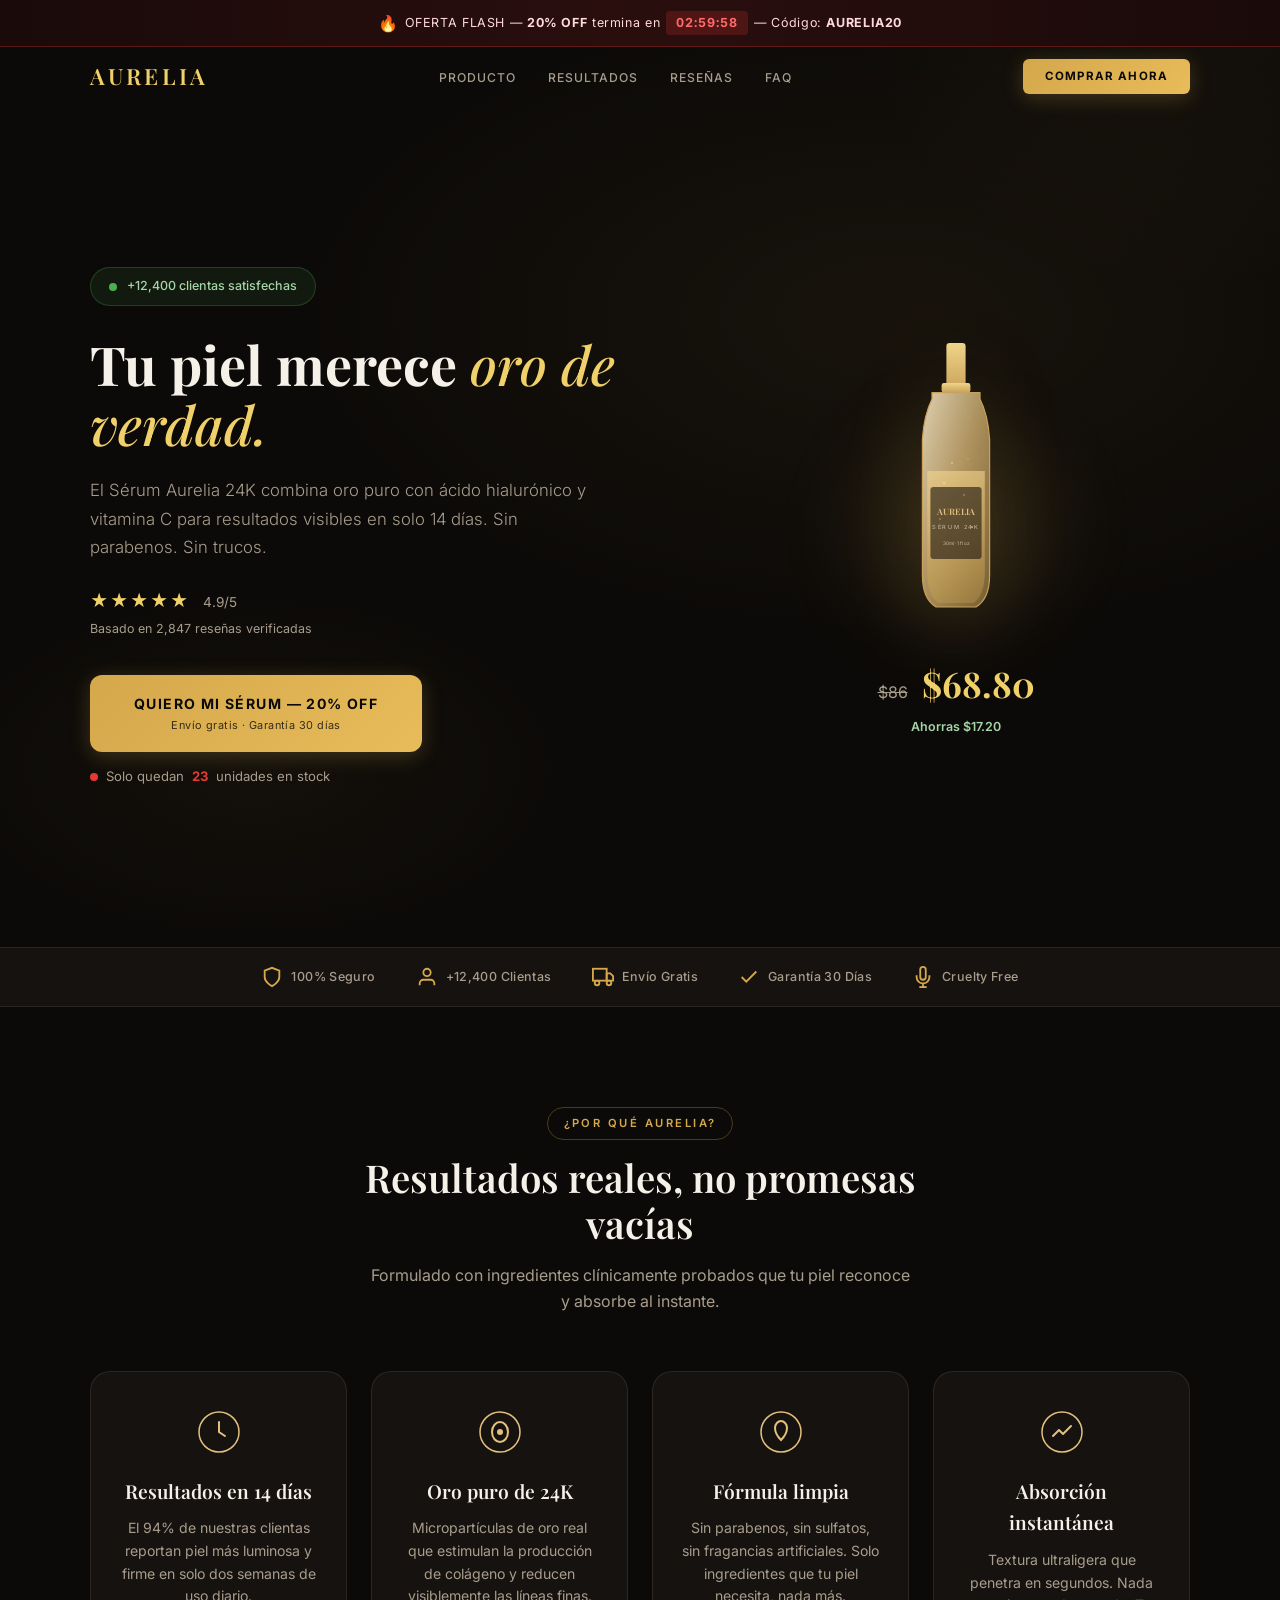
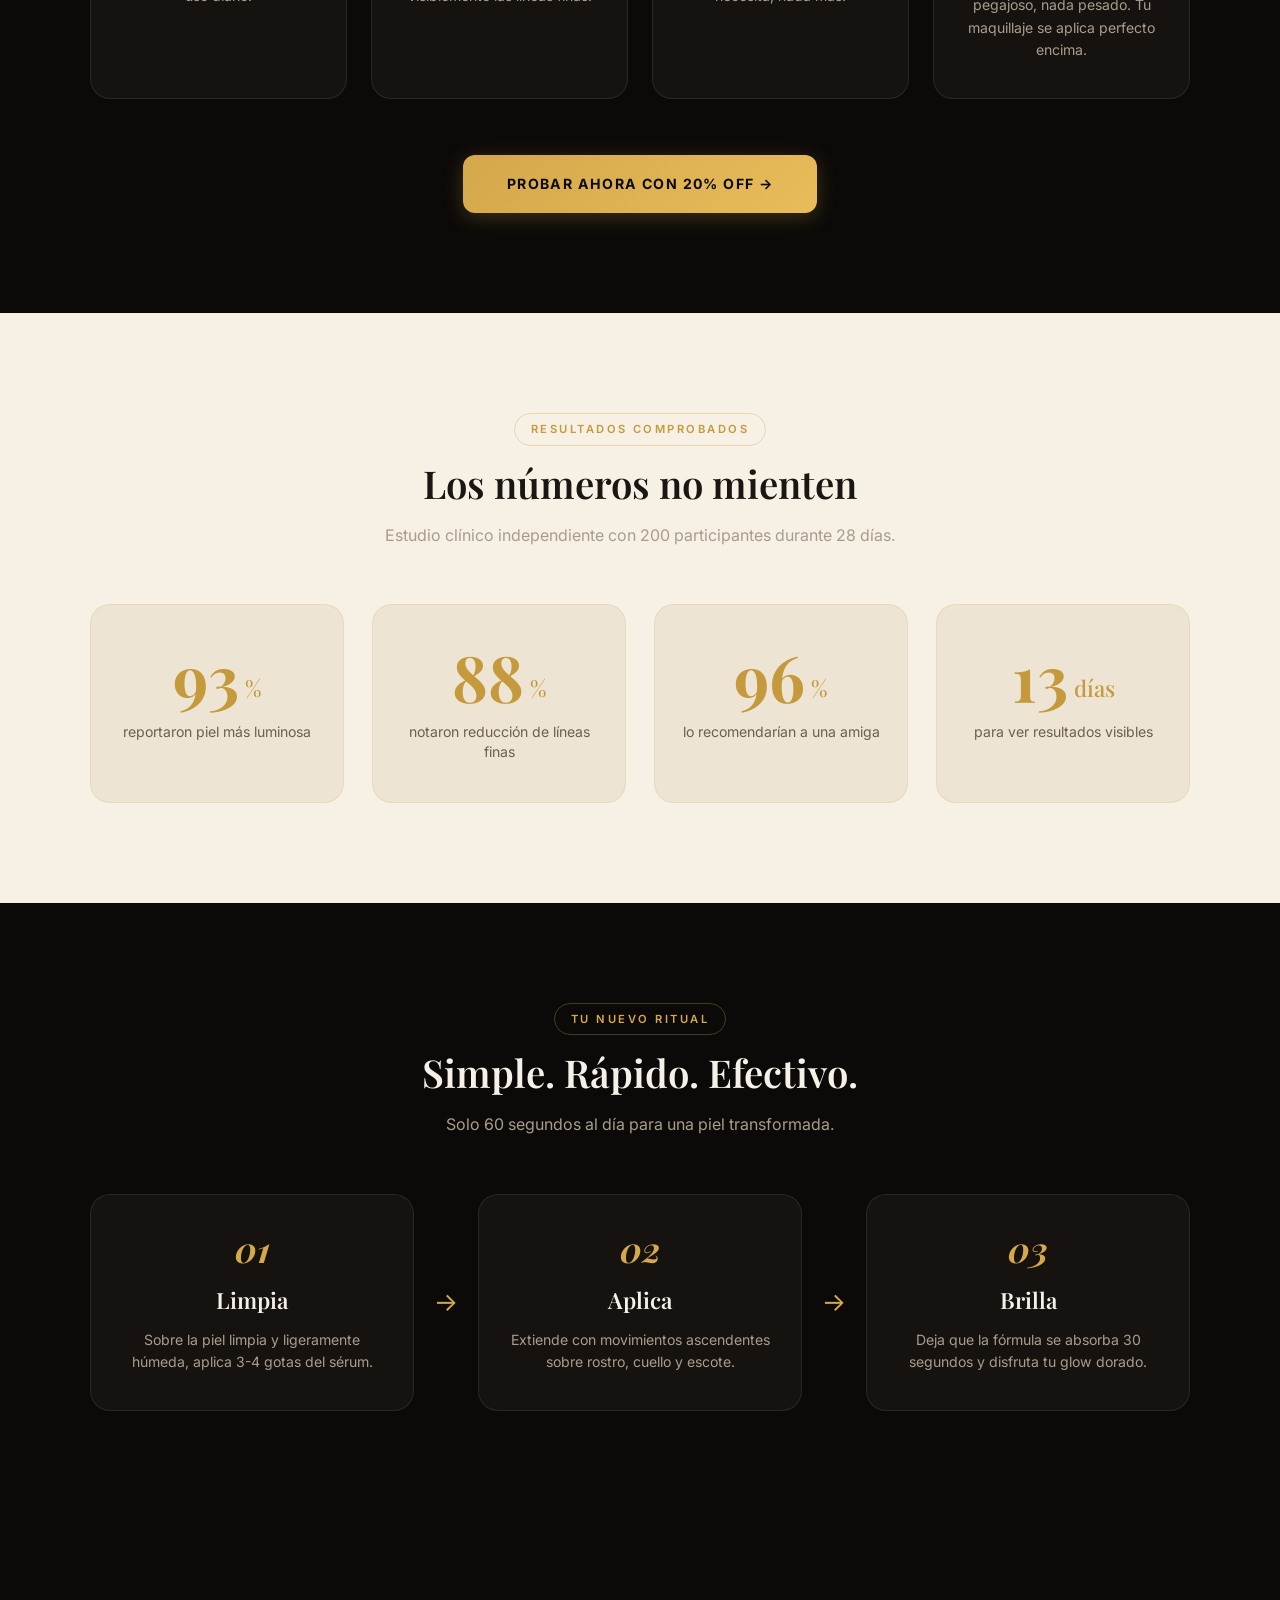
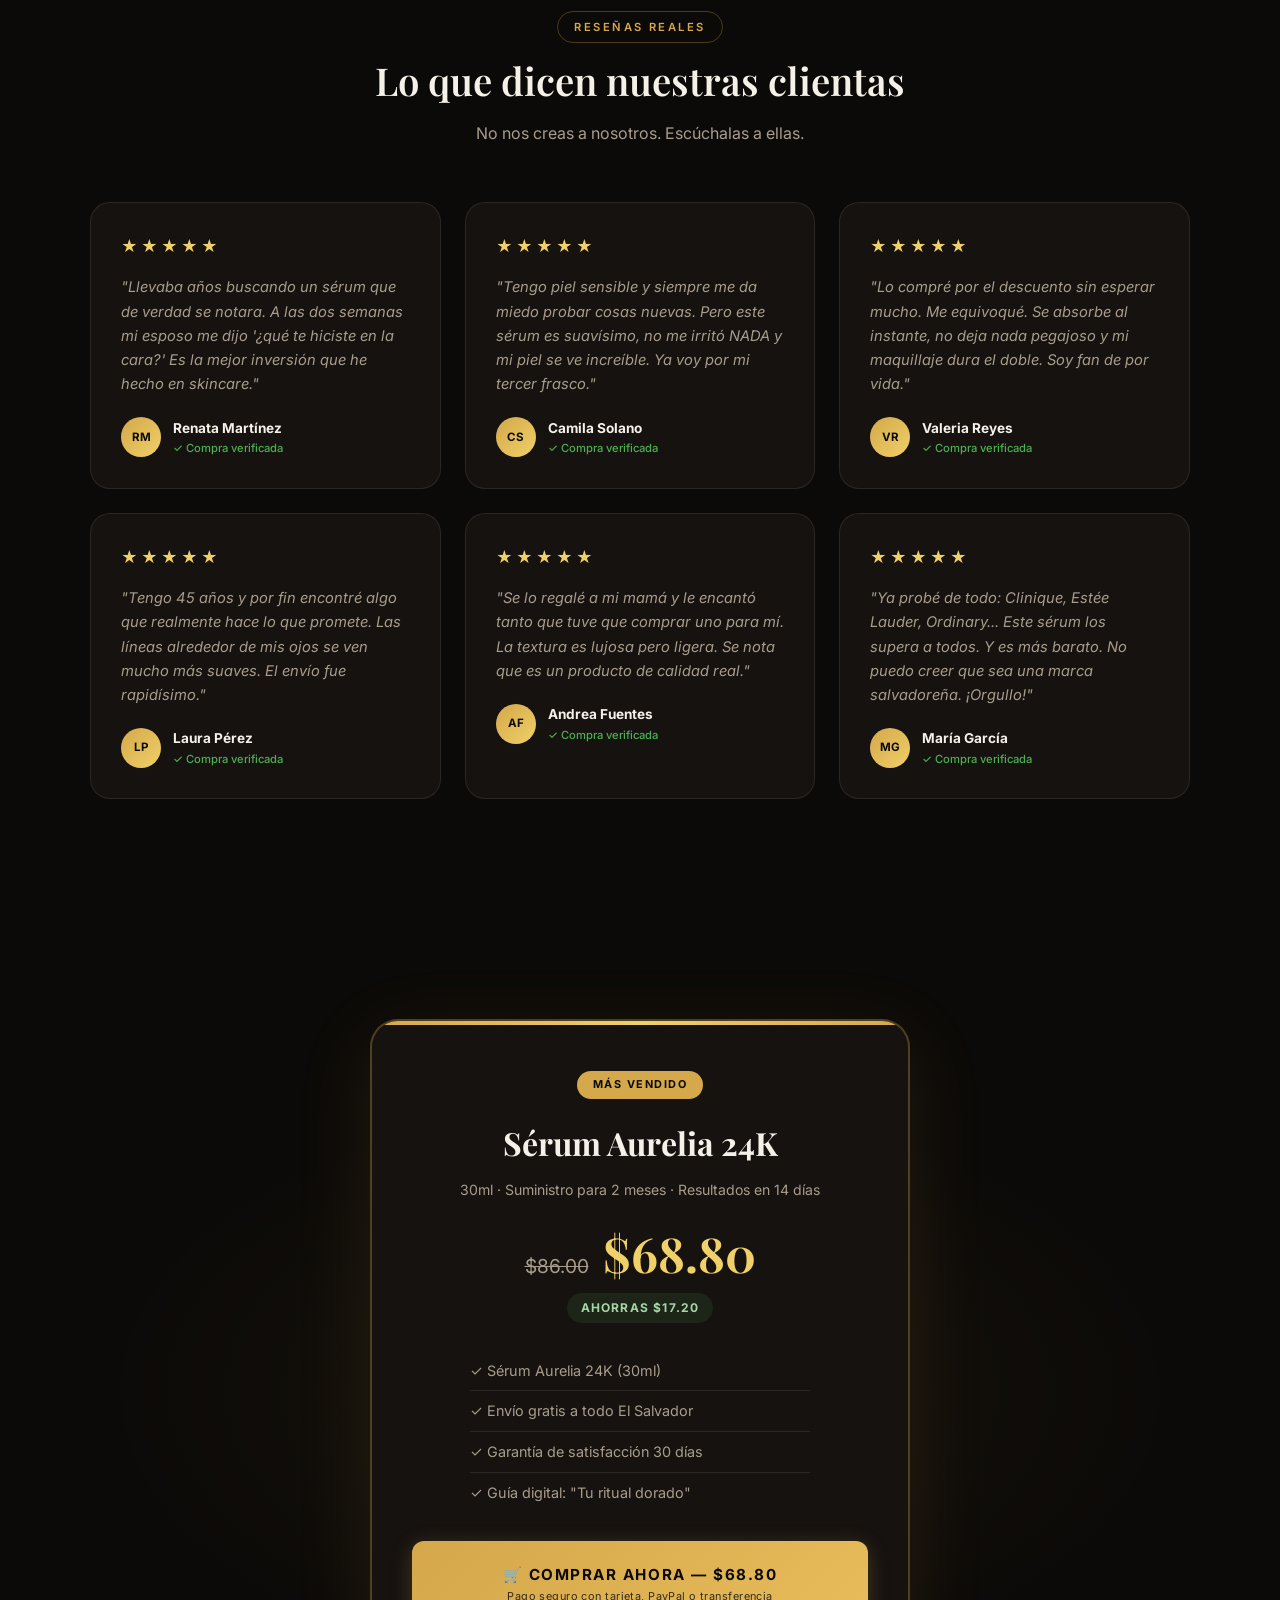
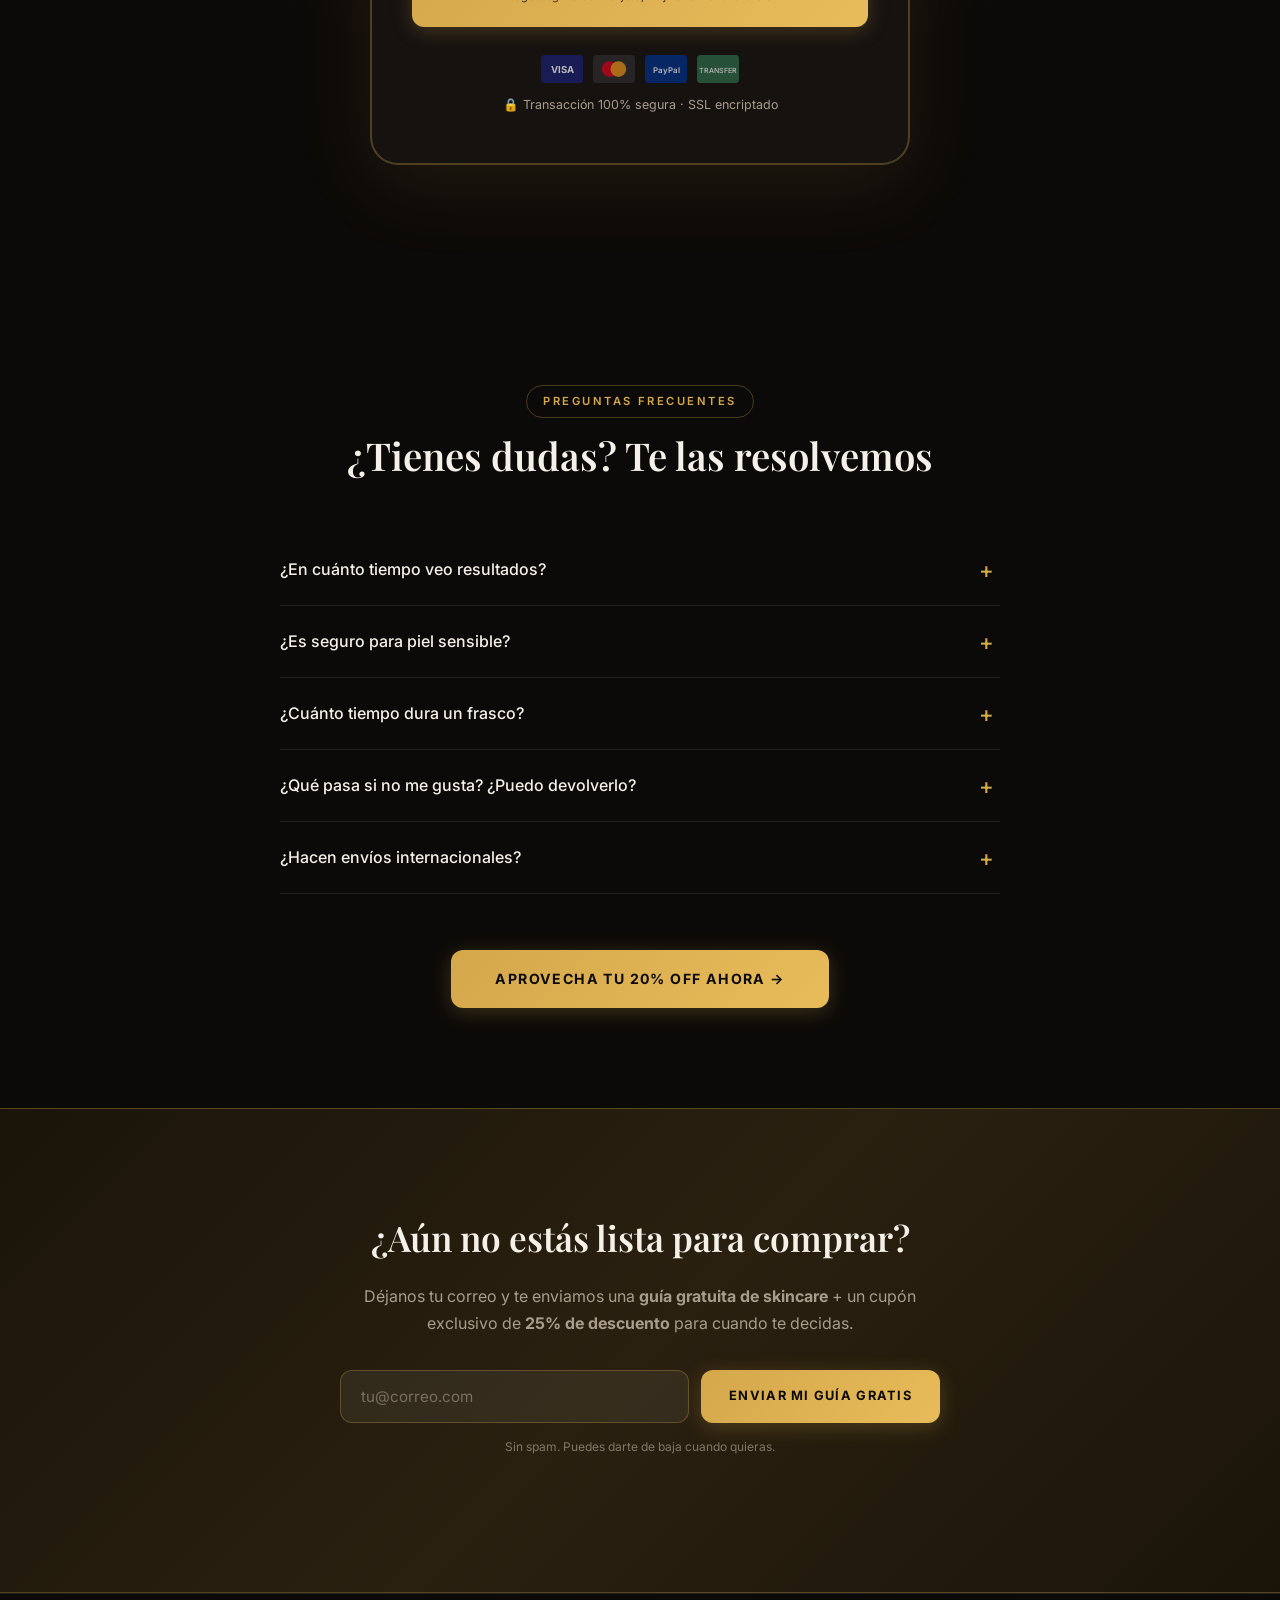
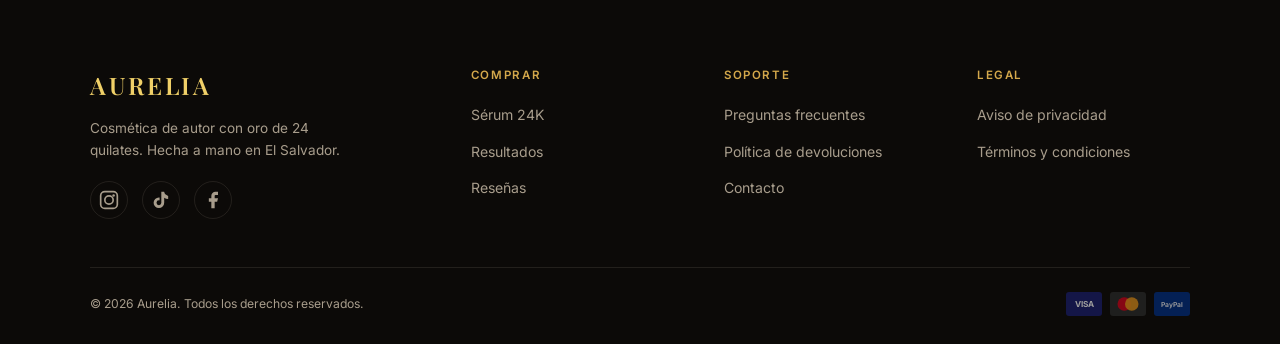
<file: landing page.html>
<!DOCTYPE html>
<html lang="es">
<head>
<meta charset="UTF-8">
<meta name="viewport" content="width=device-width, initial-scale=1.0">
<title>AURELIA — Sérum Facial con Oro 24K | Envío Gratis Hoy</title>
<meta name="description" content="Sérum facial premium con oro de 24 quilates. Resultados visibles en 14 días. Envío gratis + 20% de descuento solo hoy. Más de 12,000 clientas satisfechas.">
<link rel="preconnect" href="https://fonts.googleapis.com">
<link rel="preconnect" href="https://fonts.gstatic.com" crossorigin>
<link href="https://fonts.googleapis.com/css2?family=Playfair+Display:ital,wght@0,400;0,500;0,600;0,700;1,400;1,500&family=Inter:wght@300;400;500;600;700&display=swap" rel="stylesheet">
<link rel="stylesheet" href="style.css">
</head>
<body>

<!-- ========== BARRA DE URGENCIA ========== -->
<div class="urgency-bar" id="urgencyBar">
  <div class="urgency-bar__inner">
    <span class="urgency-bar__icon">🔥</span>
    <span>OFERTA FLASH — <strong>20% OFF</strong> termina en </span>
    <span class="countdown" id="countdown">02:59:47</span>
    <span> — Código: <strong>AURELIA20</strong></span>
  </div>
</div>

<!-- ========== NAV ========== -->
<nav class="nav" id="nav">
  <div class="container nav__inner">
    <a href="#" class="nav__logo" aria-label="Aurelia inicio">AURELIA</a>
    <ul class="nav__links" id="navLinks">
      <li><a href="#producto">Producto</a></li>
      <li><a href="#resultados">Resultados</a></li>
      <li><a href="#resenas">Reseñas</a></li>
      <li><a href="#faq">FAQ</a></li>
    </ul>
    <div class="nav__actions">
      <a href="#comprar" class="btn btn--cta btn--sm" id="navBuyBtn">Comprar Ahora</a>
      <button class="nav__burger" id="navBurger" aria-label="Abrir menú">
        <span></span><span></span><span></span>
      </button>
    </div>
  </div>
</nav>

<!-- ========== HERO ========== -->
<header class="hero" id="hero">
  <div class="container hero__grid">
    <div class="hero__content">
      <div class="hero__badge">
        <span class="pulse-dot"></span>
        <span>+12,400 clientas satisfechas</span>
      </div>
      <h1 class="hero__title">Tu piel merece <em>oro de verdad.</em></h1>
      <p class="hero__sub">El Sérum Aurelia 24K combina oro puro con ácido hialurónico y vitamina C para resultados visibles en solo 14 días. Sin parabenos. Sin trucos.</p>
      
      <div class="hero__proof">
        <div class="hero__stars">★★★★★ <span>4.9/5</span></div>
        <span class="hero__reviews-count">Basado en 2,847 reseñas verificadas</span>
      </div>

      <div class="hero__cta-group">
        <a href="#comprar" class="btn btn--cta btn--lg btn--pulse" id="heroBuyBtn">
          <span class="btn__text">QUIERO MI SÉRUM — 20% OFF</span>
          <span class="btn__sub">Envío gratis · Garantía 30 días</span>
        </a>
        <p class="hero__stock"><span class="pulse-dot pulse-dot--red"></span> Solo quedan <strong id="stockCount">23</strong> unidades en stock</p>
      </div>
    </div>

    <div class="hero__visual">
      <div class="hero__product-card">
        <div class="hero__glow"></div>
        <svg class="hero__serum" viewBox="0 0 200 380" aria-hidden="true">
          <defs>
            <linearGradient id="bottleGrad" x1="0%" y1="0%" x2="100%" y2="100%">
              <stop offset="0%" stop-color="#F5E6C8" stop-opacity="0.9"/>
              <stop offset="50%" stop-color="#E3C07C" stop-opacity="0.7"/>
              <stop offset="100%" stop-color="#C9A15A" stop-opacity="0.5"/>
            </linearGradient>
            <linearGradient id="capGrad" x1="0%" y1="0%" x2="0%" y2="100%">
              <stop offset="0%" stop-color="#F0D48A"/>
              <stop offset="100%" stop-color="#C9A15A"/>
            </linearGradient>
            <linearGradient id="liquidGrad" x1="0%" y1="0%" x2="0%" y2="100%">
              <stop offset="0%" stop-color="#F5D78E" stop-opacity="0.6"/>
              <stop offset="100%" stop-color="#D4A84B" stop-opacity="0.3"/>
            </linearGradient>
            <filter id="glow">
              <feGaussianBlur stdDeviation="4" result="coloredBlur"/>
              <feMerge><feMergeNode in="coloredBlur"/><feMergeNode in="SourceGraphic"/></feMerge>
            </filter>
          </defs>
          <!-- Dropper cap -->
          <rect x="88" y="20" width="24" height="60" rx="4" fill="url(#capGrad)"/>
          <rect x="82" y="70" width="36" height="12" rx="3" fill="url(#capGrad)"/>
          <!-- Bottle body -->
          <path d="M70,82 L70,90 Q60,110 58,140 L58,310 Q58,340 75,350 L125,350 Q142,340 142,310 L142,140 Q140,110 130,90 L130,82 Z" fill="url(#bottleGrad)" stroke="#C9A15A" stroke-width="1.5"/>
          <!-- Liquid inside -->
          <path d="M64,180 L64,305 Q64,335 78,345 L122,345 Q136,335 136,305 L136,180 Z" fill="url(#liquidGrad)" class="liquid"/>
          <!-- Label area -->
          <rect x="68" y="200" width="64" height="90" rx="4" fill="rgba(27,20,15,0.6)"/>
          <text x="100" y="235" text-anchor="middle" fill="#E3C07C" font-family="Playfair Display" font-size="11" font-weight="600">AURELIA</text>
          <text x="100" y="252" text-anchor="middle" fill="#C9BCA6" font-family="Inter" font-size="7" letter-spacing="2">SÉRUM 24K</text>
          <text x="100" y="272" text-anchor="middle" fill="#C9BCA6" font-family="Inter" font-size="6">30ml · 1 fl oz</text>
          <!-- Shimmer particles -->
          <circle cx="85" cy="195" r="1.5" fill="#F5D78E" opacity="0.8" class="shimmer s1"/>
          <circle cx="110" cy="210" r="1" fill="#F5D78E" opacity="0.6" class="shimmer s2"/>
          <circle cx="95" cy="170" r="1.2" fill="#F5D78E" opacity="0.7" class="shimmer s3"/>
          <circle cx="115" cy="165" r="0.8" fill="#F5D78E" opacity="0.5" class="shimmer s4"/>
          <circle cx="80" cy="240" r="1" fill="#F5D78E" opacity="0.6" class="shimmer s5"/>
          <circle cx="120" cy="250" r="1.3" fill="#F5D78E" opacity="0.7" class="shimmer s6"/>
        </svg>
        <div class="hero__price-tag">
          <span class="hero__price-old">$86</span>
          <span class="hero__price-new">$68.80</span>
          <span class="hero__price-save">Ahorras $17.20</span>
        </div>
      </div>
    </div>
  </div>
</header>

<!-- ========== BARRA DE LOGOS DE CONFIANZA ========== -->
<section class="trust-bar" aria-label="Certificaciones de confianza">
  <div class="container trust-bar__inner">
    <div class="trust-bar__item">
      <svg viewBox="0 0 24 24" width="22" height="22" fill="none" stroke="currentColor" stroke-width="2"><path d="M12 22s8-4 8-10V5l-8-3-8 3v7c0 6 8 10 8 10z"/></svg>
      <span>100% Seguro</span>
    </div>
    <div class="trust-bar__item">
      <svg viewBox="0 0 24 24" width="22" height="22" fill="none" stroke="currentColor" stroke-width="2"><path d="M20 21v-2a4 4 0 00-4-4H8a4 4 0 00-4 4v2"/><circle cx="12" cy="7" r="4"/></svg>
      <span>+12,400 Clientas</span>
    </div>
    <div class="trust-bar__item">
      <svg viewBox="0 0 24 24" width="22" height="22" fill="none" stroke="currentColor" stroke-width="2"><rect x="1" y="3" width="15" height="13"/><polygon points="16 8 20 8 23 11 23 16 16 16 16 8"/><circle cx="5.5" cy="18.5" r="2.5"/><circle cx="18.5" cy="18.5" r="2.5"/></svg>
      <span>Envío Gratis</span>
    </div>
    <div class="trust-bar__item">
      <svg viewBox="0 0 24 24" width="22" height="22" fill="none" stroke="currentColor" stroke-width="2"><polyline points="20 6 9 17 4 12"/></svg>
      <span>Garantía 30 Días</span>
    </div>
    <div class="trust-bar__item">
      <svg viewBox="0 0 24 24" width="22" height="22" fill="none" stroke="currentColor" stroke-width="2"><path d="M12 1a3 3 0 00-3 3v8a3 3 0 006 0V4a3 3 0 00-3-3z"/><path d="M19 10v2a7 7 0 01-14 0v-2"/><line x1="12" y1="19" x2="12" y2="23"/><line x1="8" y1="23" x2="16" y2="23"/></svg>
      <span>Cruelty Free</span>
    </div>
  </div>
</section>

<!-- ========== BENEFICIOS ========== -->
<section class="section section--dark" id="producto">
  <div class="container">
    <div class="section__header section__header--center reveal">
      <span class="tag">¿Por qué Aurelia?</span>
      <h2>Resultados reales, no promesas vacías</h2>
      <p>Formulado con ingredientes clínicamente probados que tu piel reconoce y absorbe al instante.</p>
    </div>
    <div class="benefits-grid">
      <div class="benefit reveal">
        <div class="benefit__icon">
          <svg viewBox="0 0 48 48" width="48" height="48"><circle cx="24" cy="24" r="20" fill="none" stroke="#E3C07C" stroke-width="1.5"/><path d="M24 14v10l6 4" fill="none" stroke="#E3C07C" stroke-width="2" stroke-linecap="round"/></svg>
        </div>
        <h3 class="benefit__title">Resultados en 14 días</h3>
        <p class="benefit__text">El 94% de nuestras clientas reportan piel más luminosa y firme en solo dos semanas de uso diario.</p>
      </div>
      <div class="benefit reveal">
        <div class="benefit__icon">
          <svg viewBox="0 0 48 48" width="48" height="48"><circle cx="24" cy="24" r="20" fill="none" stroke="#E3C07C" stroke-width="1.5"/><path d="M16 24c0-6 4-10 8-10s8 4 8 10-4 10-8 10-8-4-8-10z" fill="none" stroke="#E3C07C" stroke-width="2"/><circle cx="24" cy="24" r="3" fill="#E3C07C"/></svg>
        </div>
        <h3 class="benefit__title">Oro puro de 24K</h3>
        <p class="benefit__text">Micropartículas de oro real que estimulan la producción de colágeno y reducen visiblemente las líneas finas.</p>
      </div>
      <div class="benefit reveal">
        <div class="benefit__icon">
          <svg viewBox="0 0 48 48" width="48" height="48"><circle cx="24" cy="24" r="20" fill="none" stroke="#E3C07C" stroke-width="1.5"/><path d="M18 20c0-4 3-7 6-7s6 3 6 7c0 6-6 12-6 12s-6-6-6-12z" fill="none" stroke="#E3C07C" stroke-width="2"/></svg>
        </div>
        <h3 class="benefit__title">Fórmula limpia</h3>
        <p class="benefit__text">Sin parabenos, sin sulfatos, sin fragancias artificiales. Solo ingredientes que tu piel necesita, nada más.</p>
      </div>
      <div class="benefit reveal">
        <div class="benefit__icon">
          <svg viewBox="0 0 48 48" width="48" height="48"><circle cx="24" cy="24" r="20" fill="none" stroke="#E3C07C" stroke-width="1.5"/><path d="M15 28l6-6 4 4 8-8" fill="none" stroke="#E3C07C" stroke-width="2" stroke-linecap="round" stroke-linejoin="round"/></svg>
        </div>
        <h3 class="benefit__title">Absorción instantánea</h3>
        <p class="benefit__text">Textura ultraligera que penetra en segundos. Nada pegajoso, nada pesado. Tu maquillaje se aplica perfecto encima.</p>
      </div>
    </div>
    <div class="section__cta reveal">
      <a href="#comprar" class="btn btn--cta btn--lg">PROBAR AHORA CON 20% OFF →</a>
    </div>
  </div>
</section>

<!-- ========== RESULTADOS / ANTES-DESPUÉS ========== -->
<section class="section section--cream" id="resultados">
  <div class="container">
    <div class="section__header section__header--center reveal">
      <span class="tag tag--dark">Resultados comprobados</span>
      <h2 class="text-dark">Los números no mienten</h2>
      <p class="text-muted-dark">Estudio clínico independiente con 200 participantes durante 28 días.</p>
    </div>
    <div class="stats-grid">
      <div class="stat reveal">
        <span class="stat__number" data-target="94">0</span>
        <span class="stat__unit">%</span>
        <p class="stat__label">reportaron piel más luminosa</p>
      </div>
      <div class="stat reveal">
        <span class="stat__number" data-target="89">0</span>
        <span class="stat__unit">%</span>
        <p class="stat__label">notaron reducción de líneas finas</p>
      </div>
      <div class="stat reveal">
        <span class="stat__number" data-target="97">0</span>
        <span class="stat__unit">%</span>
        <p class="stat__label">lo recomendarían a una amiga</p>
      </div>
      <div class="stat reveal">
        <span class="stat__number" data-target="14">0</span>
        <span class="stat__unit">días</span>
        <p class="stat__label">para ver resultados visibles</p>
      </div>
    </div>
  </div>
</section>

<!-- ========== CÓMO FUNCIONA ========== -->
<section class="section section--dark">
  <div class="container">
    <div class="section__header section__header--center reveal">
      <span class="tag">Tu nuevo ritual</span>
      <h2>Simple. Rápido. Efectivo.</h2>
      <p>Solo 60 segundos al día para una piel transformada.</p>
    </div>
    <div class="steps-grid">
      <div class="step reveal">
        <div class="step__num">01</div>
        <h3 class="step__title">Limpia</h3>
        <p class="step__text">Sobre la piel limpia y ligeramente húmeda, aplica 3-4 gotas del sérum.</p>
      </div>
      <div class="step__arrow reveal" aria-hidden="true">→</div>
      <div class="step reveal">
        <div class="step__num">02</div>
        <h3 class="step__title">Aplica</h3>
        <p class="step__text">Extiende con movimientos ascendentes sobre rostro, cuello y escote.</p>
      </div>
      <div class="step__arrow reveal" aria-hidden="true">→</div>
      <div class="step reveal">
        <div class="step__num">03</div>
        <h3 class="step__title">Brilla</h3>
        <p class="step__text">Deja que la fórmula se absorba 30 segundos y disfruta tu glow dorado.</p>
      </div>
    </div>
  </div>
</section>

<!-- ========== RESEÑAS ========== -->
<section class="section section--dark" id="resenas">
  <div class="container">
    <div class="section__header section__header--center reveal">
      <span class="tag">Reseñas reales</span>
      <h2>Lo que dicen nuestras clientas</h2>
      <p>No nos creas a nosotros. Escúchalas a ellas.</p>
    </div>
    <div class="reviews-grid">
      <div class="review reveal">
        <div class="review__stars">★★★★★</div>
        <p class="review__text">"Llevaba años buscando un sérum que de verdad se notara. A las dos semanas mi esposo me dijo '¿qué te hiciste en la cara?' Es la mejor inversión que he hecho en skincare."</p>
        <div class="review__author">
          <div class="review__avatar">RM</div>
          <div>
            <strong class="review__name">Renata Martínez</strong>
            <span class="review__badge">✓ Compra verificada</span>
          </div>
        </div>
      </div>
      <div class="review reveal">
        <div class="review__stars">★★★★★</div>
        <p class="review__text">"Tengo piel sensible y siempre me da miedo probar cosas nuevas. Pero este sérum es suavísimo, no me irritó NADA y mi piel se ve increíble. Ya voy por mi tercer frasco."</p>
        <div class="review__author">
          <div class="review__avatar">CS</div>
          <div>
            <strong class="review__name">Camila Solano</strong>
            <span class="review__badge">✓ Compra verificada</span>
          </div>
        </div>
      </div>
      <div class="review reveal">
        <div class="review__stars">★★★★★</div>
        <p class="review__text">"Lo compré por el descuento sin esperar mucho. Me equivoqué. Se absorbe al instante, no deja nada pegajoso y mi maquillaje dura el doble. Soy fan de por vida."</p>
        <div class="review__author">
          <div class="review__avatar">VR</div>
          <div>
            <strong class="review__name">Valeria Reyes</strong>
            <span class="review__badge">✓ Compra verificada</span>
          </div>
        </div>
      </div>
      <div class="review reveal">
        <div class="review__stars">★★★★★</div>
        <p class="review__text">"Tengo 45 años y por fin encontré algo que realmente hace lo que promete. Las líneas alrededor de mis ojos se ven mucho más suaves. El envío fue rapidísimo."</p>
        <div class="review__author">
          <div class="review__avatar">LP</div>
          <div>
            <strong class="review__name">Laura Pérez</strong>
            <span class="review__badge">✓ Compra verificada</span>
          </div>
        </div>
      </div>
      <div class="review reveal">
        <div class="review__stars">★★★★★</div>
        <p class="review__text">"Se lo regalé a mi mamá y le encantó tanto que tuve que comprar uno para mí. La textura es lujosa pero ligera. Se nota que es un producto de calidad real."</p>
        <div class="review__author">
          <div class="review__avatar">AF</div>
          <div>
            <strong class="review__name">Andrea Fuentes</strong>
            <span class="review__badge">✓ Compra verificada</span>
          </div>
        </div>
      </div>
      <div class="review reveal">
        <div class="review__stars">★★★★★</div>
        <p class="review__text">"Ya probé de todo: Clinique, Estée Lauder, Ordinary... Este sérum los supera a todos. Y es más barato. No puedo creer que sea una marca salvadoreña. ¡Orgullo!"</p>
        <div class="review__author">
          <div class="review__avatar">MG</div>
          <div>
            <strong class="review__name">María García</strong>
            <span class="review__badge">✓ Compra verificada</span>
          </div>
        </div>
      </div>
    </div>
  </div>
</section>

<!-- ========== SECCIÓN DE COMPRA ========== -->
<section class="section section--buy" id="comprar">
  <div class="container">
    <div class="buy-card reveal">
      <div class="buy-card__header">
        <span class="buy-card__badge">MÁS VENDIDO</span>
        <h2 class="buy-card__title">Sérum Aurelia 24K</h2>
        <p class="buy-card__desc">30ml · Suministro para 2 meses · Resultados en 14 días</p>
      </div>
      <div class="buy-card__pricing">
        <div class="buy-card__prices">
          <span class="buy-card__old-price">$86.00</span>
          <span class="buy-card__new-price">$68.80</span>
        </div>
        <span class="buy-card__save-badge">AHORRAS $17.20</span>
      </div>
      <ul class="buy-card__includes">
        <li>✓ Sérum Aurelia 24K (30ml)</li>
        <li>✓ Envío gratis a todo El Salvador</li>
        <li>✓ Garantía de satisfacción 30 días</li>
        <li>✓ Guía digital: "Tu ritual dorado"</li>
      </ul>
      <a href="#" class="btn btn--cta btn--xl btn--pulse" id="mainBuyBtn">
        <span class="btn__text">🛒 COMPRAR AHORA — $68.80</span>
        <span class="btn__sub">Pago seguro con tarjeta, PayPal o transferencia</span>
      </a>
      <div class="buy-card__trust">
        <div class="payment-icons">
          <span class="payment-icon" title="Visa">
            <svg viewBox="0 0 48 32" width="42" height="28"><rect width="48" height="32" rx="4" fill="#1A1F71"/><text x="24" y="20" text-anchor="middle" fill="#fff" font-family="Inter" font-size="11" font-weight="700">VISA</text></svg>
          </span>
          <span class="payment-icon" title="Mastercard">
            <svg viewBox="0 0 48 32" width="42" height="28"><rect width="48" height="32" rx="4" fill="#2D2D2D"/><circle cx="19" cy="16" r="9" fill="#EB001B" opacity="0.9"/><circle cx="29" cy="16" r="9" fill="#F79E1B" opacity="0.9"/></svg>
          </span>
          <span class="payment-icon" title="PayPal">
            <svg viewBox="0 0 48 32" width="42" height="28"><rect width="48" height="32" rx="4" fill="#003087"/><text x="24" y="20" text-anchor="middle" fill="#fff" font-family="Inter" font-size="9" font-weight="600">PayPal</text></svg>
          </span>
          <span class="payment-icon" title="Transferencia">
            <svg viewBox="0 0 48 32" width="42" height="28"><rect width="48" height="32" rx="4" fill="#2D6B4A"/><text x="24" y="20" text-anchor="middle" fill="#fff" font-family="Inter" font-size="8" font-weight="500">TRANSFER</text></svg>
          </span>
        </div>
        <p class="buy-card__guarantee">🔒 Transacción 100% segura · SSL encriptado</p>
      </div>
    </div>
  </div>
</section>

<!-- ========== FAQ ========== -->
<section class="section section--dark" id="faq">
  <div class="container">
    <div class="section__header section__header--center reveal">
      <span class="tag">Preguntas frecuentes</span>
      <h2>¿Tienes dudas? Te las resolvemos</h2>
    </div>
    <div class="faq-list">
      <div class="faq reveal">
        <button class="faq__question" aria-expanded="false">
          <span>¿En cuánto tiempo veo resultados?</span>
          <span class="faq__icon">+</span>
        </button>
        <div class="faq__answer">
          <p>La mayoría de nuestras clientas notan una diferencia visible en la luminosidad de su piel en los primeros 7-14 días de uso diario. Para resultados completos (reducción de líneas finas, firmeza), recomendamos un uso consistente de 4-6 semanas.</p>
        </div>
      </div>
      <div class="faq reveal">
        <button class="faq__question" aria-expanded="false">
          <span>¿Es seguro para piel sensible?</span>
          <span class="faq__icon">+</span>
        </button>
        <div class="faq__answer">
          <p>¡Absolutamente! Nuestra fórmula es hipoalergénica y ha sido dermatológicamente probada. No contiene parabenos, sulfatos, fragancias artificiales ni alcohol. Está diseñada para todo tipo de piel, incluyendo la más sensible.</p>
        </div>
      </div>
      <div class="faq reveal">
        <button class="faq__question" aria-expanded="false">
          <span>¿Cuánto tiempo dura un frasco?</span>
          <span class="faq__icon">+</span>
        </button>
        <div class="faq__answer">
          <p>Cada frasco contiene 30ml, lo que equivale a aproximadamente 2 meses de uso diario (3-4 gotas por aplicación). Es una inversión que rinde mucho más que los sérums convencionales.</p>
        </div>
      </div>
      <div class="faq reveal">
        <button class="faq__question" aria-expanded="false">
          <span>¿Qué pasa si no me gusta? ¿Puedo devolverlo?</span>
          <span class="faq__icon">+</span>
        </button>
        <div class="faq__answer">
          <p>Sí. Ofrecemos una garantía de satisfacción de 30 días. Si por cualquier razón no estás satisfecha con tu compra, te devolvemos el 100% de tu dinero, sin preguntas. El riesgo es nuestro, no tuyo.</p>
        </div>
      </div>
      <div class="faq reveal">
        <button class="faq__question" aria-expanded="false">
          <span>¿Hacen envíos internacionales?</span>
          <span class="faq__icon">+</span>
        </button>
        <div class="faq__answer">
          <p>Actualmente hacemos envíos gratuitos a todo El Salvador (2-3 días hábiles). Para envíos a Guatemala, Honduras, Costa Rica y resto de Centroamérica, el costo es de $5.99 (5-7 días hábiles). Contáctanos para envíos al resto del mundo.</p>
        </div>
      </div>
    </div>
    <div class="section__cta reveal">
      <a href="#comprar" class="btn btn--cta btn--lg">APROVECHA TU 20% OFF AHORA →</a>
    </div>
  </div>
</section>

<!-- ========== NEWSLETTER / EMAIL CAPTURE ========== -->
<section class="section section--gold" id="contacto">
  <div class="container">
    <div class="email-capture reveal">
      <h2 class="email-capture__title">¿Aún no estás lista para comprar?</h2>
      <p class="email-capture__sub">Déjanos tu correo y te enviamos una <strong>guía gratuita de skincare</strong> + un cupón exclusivo de <strong>25% de descuento</strong> para cuando te decidas.</p>
      <form class="email-form" id="emailForm">
        <div class="email-form__row">
          <input type="email" class="email-form__input" id="emailInput" placeholder="tu@correo.com" required aria-label="Tu correo electrónico">
          <button type="submit" class="btn btn--cta btn--form" id="emailSubmitBtn">ENVIAR MI GUÍA GRATIS</button>
        </div>
        <p class="email-form__note">Sin spam. Puedes darte de baja cuando quieras.</p>
        <p class="email-form__msg" id="emailMsg"></p>
      </form>
    </div>
  </div>
</section>

<!-- ========== FOOTER ========== -->
<footer class="footer">
  <div class="container">
    <div class="footer__grid">
      <div class="footer__brand-col">
        <p class="footer__logo">AURELIA</p>
        <p class="footer__tagline">Cosmética de autor con oro de 24 quilates. Hecha a mano en El Salvador.</p>
        <div class="footer__social">
          <a href="#" aria-label="Instagram" class="footer__social-link">
            <svg viewBox="0 0 24 24" width="20" height="20" fill="none" stroke="currentColor" stroke-width="2"><rect x="2" y="2" width="20" height="20" rx="5"/><circle cx="12" cy="12" r="5"/><circle cx="17.5" cy="6.5" r="1.5" fill="currentColor" stroke="none"/></svg>
          </a>
          <a href="#" aria-label="TikTok" class="footer__social-link">
            <svg viewBox="0 0 24 24" width="20" height="20" fill="currentColor"><path d="M19.59 6.69a4.83 4.83 0 01-3.77-4.25V2h-3.45v13.67a2.89 2.89 0 01-2.88 2.5 2.89 2.89 0 01-2.88-2.88 2.89 2.89 0 012.88-2.88c.28 0 .56.04.82.12v-3.5a6.37 6.37 0 00-.82-.05A6.34 6.34 0 003.15 15.3 6.34 6.34 0 009.49 21.65a6.34 6.34 0 006.34-6.34V9.17a8.16 8.16 0 004.76 1.52V7.24a4.85 4.85 0 01-1-.55z"/></svg>
          </a>
          <a href="#" aria-label="Facebook" class="footer__social-link">
            <svg viewBox="0 0 24 24" width="20" height="20" fill="currentColor"><path d="M18 2h-3a5 5 0 00-5 5v3H7v4h3v8h4v-8h3l1-4h-4V7a1 1 0 011-1h3z"/></svg>
          </a>
        </div>
      </div>
      <div class="footer__col">
        <h4>Comprar</h4>
        <ul>
          <li><a href="#comprar">Sérum 24K</a></li>
          <li><a href="#resultados">Resultados</a></li>
          <li><a href="#resenas">Reseñas</a></li>
        </ul>
      </div>
      <div class="footer__col">
        <h4>Soporte</h4>
        <ul>
          <li><a href="#faq">Preguntas frecuentes</a></li>
          <li><a href="#">Política de devoluciones</a></li>
          <li><a href="#">Contacto</a></li>
        </ul>
      </div>
      <div class="footer__col">
        <h4>Legal</h4>
        <ul>
          <li><a href="#">Aviso de privacidad</a></li>
          <li><a href="#">Términos y condiciones</a></li>
        </ul>
      </div>
    </div>
    <div class="footer__bottom">
      <span>© 2026 Aurelia. Todos los derechos reservados.</span>
      <div class="footer__payments">
        <svg viewBox="0 0 48 32" width="36" height="24"><rect width="48" height="32" rx="4" fill="#1A1F71"/><text x="24" y="20" text-anchor="middle" fill="#fff" font-family="Inter" font-size="11" font-weight="700">VISA</text></svg>
        <svg viewBox="0 0 48 32" width="36" height="24"><rect width="48" height="32" rx="4" fill="#2D2D2D"/><circle cx="19" cy="16" r="9" fill="#EB001B" opacity="0.9"/><circle cx="29" cy="16" r="9" fill="#F79E1B" opacity="0.9"/></svg>
        <svg viewBox="0 0 48 32" width="36" height="24"><rect width="48" height="32" rx="4" fill="#003087"/><text x="24" y="20" text-anchor="middle" fill="#fff" font-family="Inter" font-size="9" font-weight="600">PayPal</text></svg>
      </div>
    </div>
  </div>
</footer>

<!-- ========== STICKY CTA MÓVIL ========== -->
<div class="sticky-cta" id="stickyCta">
  <a href="#comprar" class="btn btn--cta btn--sticky" id="stickyBuyBtn">
    <span>🛒 COMPRAR — $68.80</span>
    <span class="btn__sub-sticky">Envío gratis · 20% OFF</span>
  </a>
</div>

<script src="script.js"></script>
</body>
</html>
</file>
<file: style.css>
/* ============================================
   AURELIA — Landing Page de Conversión
   Archivo: style.css
   Mobile-First · Performance-Optimized
   ============================================ */

/* ---------- VARIABLES ---------- */
:root {
  --bg-dark: #0C0A08;
  --bg-card: #161210;
  --bg-card-hover: #1E1A16;
  --bg-cream: #F7F0E4;
  --bg-cream-alt: #EDE4D3;
  --gold: #D4A84B;
  --gold-bright: #F0D068;
  --gold-soft: #C49A3C;
  --gold-glow: rgba(212, 168, 75, 0.25);
  --cta-bg: #D4A84B;
  --cta-bg-hover: #E8BC5A;
  --cta-text: #0C0A08;
  --text-white: #F5F0E8;
  --text-muted: #A89D8C;
  --text-dark: #1A1612;
  --text-dark-muted: #6B6052;
  --border-subtle: rgba(168, 157, 140, 0.15);
  --border-gold: rgba(212, 168, 75, 0.3);
  --green-trust: #4CAF50;
  --red-urgency: #E53935;
  --font-display: 'Playfair Display', serif;
  --font-body: 'Inter', sans-serif;
  --max-w: 1140px;
  --radius-sm: 6px;
  --radius-md: 12px;
  --radius-lg: 20px;
  --radius-xl: 28px;
}

/* ---------- RESET ---------- */
*, *::before, *::after { box-sizing: border-box; }
html { scroll-behavior: smooth; -webkit-text-size-adjust: 100%; }
body {
  margin: 0;
  background: var(--bg-dark);
  color: var(--text-white);
  font-family: var(--font-body);
  font-weight: 400;
  line-height: 1.65;
  -webkit-font-smoothing: antialiased;
  -moz-osx-font-smoothing: grayscale;
  overflow-x: hidden;
}
img, svg { display: block; max-width: 100%; }
a { color: inherit; text-decoration: none; }
ul { list-style: none; margin: 0; padding: 0; }
button { font-family: inherit; cursor: pointer; border: none; background: none; }
h1, h2, h3 { font-family: var(--font-display); font-weight: 600; margin: 0; }
p { margin: 0; }
input { font-family: var(--font-body); }

/* ---------- CONTAINER ---------- */
.container { max-width: var(--max-w); margin: 0 auto; padding: 0 20px; }

/* ---------- URGENCY BAR ---------- */
.urgency-bar {
  background: linear-gradient(90deg, #1A0A0A 0%, #2A0E0E 50%, #1A0A0A 100%);
  border-bottom: 1px solid rgba(229, 57, 53, 0.3);
  padding: 10px 0;
  text-align: center;
  font-size: 0.78rem;
  letter-spacing: 0.05em;
  color: #FFDADA;
  position: relative;
  z-index: 200;
}
.urgency-bar__inner {
  display: flex;
  align-items: center;
  justify-content: center;
  gap: 6px;
  flex-wrap: wrap;
}
.urgency-bar__icon { font-size: 1rem; }
.countdown {
  background: rgba(229, 57, 53, 0.2);
  color: #FF6B6B;
  padding: 2px 10px;
  border-radius: 4px;
  font-weight: 700;
  font-variant-numeric: tabular-nums;
  letter-spacing: 0.08em;
}

/* ---------- NAVIGATION ---------- */
.nav {
  position: fixed;
  top: 0; left: 0; right: 0;
  z-index: 150;
  padding: 16px 0;
  transition: background 0.4s ease, padding 0.4s ease, box-shadow 0.4s ease, top 0.3s ease;
  top: 42px;
}
.nav.is-scrolled {
  background: rgba(12, 10, 8, 0.95);
  backdrop-filter: blur(12px);
  -webkit-backdrop-filter: blur(12px);
  padding: 10px 0;
  box-shadow: 0 4px 30px rgba(0, 0, 0, 0.4);
  top: 0;
}
.nav.is-scrolled + .hero { padding-top: 80px; }
.nav__inner { display: flex; align-items: center; justify-content: space-between; }
.nav__logo {
  font-family: var(--font-display);
  font-size: 1.4rem;
  letter-spacing: 0.14em;
  font-weight: 600;
  color: var(--gold-bright);
}
.nav__links { display: flex; align-items: center; gap: 32px; }
.nav__links a {
  font-size: 0.76rem;
  letter-spacing: 0.08em;
  text-transform: uppercase;
  color: var(--text-muted);
  transition: color 0.3s ease;
  font-weight: 500;
}
.nav__links a:hover { color: var(--gold-bright); }
.nav__actions { display: flex; align-items: center; gap: 16px; }
.nav__burger {
  display: none;
  width: 28px;
  height: 20px;
  position: relative;
  padding: 0;
}
.nav__burger span {
  position: absolute;
  left: 0; right: 0;
  height: 2px;
  background: var(--text-white);
  border-radius: 2px;
  transition: all 0.3s ease;
}
.nav__burger span:nth-child(1) { top: 0; }
.nav__burger span:nth-child(2) { top: 9px; }
.nav__burger span:nth-child(3) { top: 18px; }
.nav__burger.is-active span:nth-child(1) { top: 9px; transform: rotate(45deg); }
.nav__burger.is-active span:nth-child(2) { opacity: 0; }
.nav__burger.is-active span:nth-child(3) { top: 9px; transform: rotate(-45deg); }

/* ---------- BUTTONS ---------- */
.btn {
  display: inline-flex;
  flex-direction: column;
  align-items: center;
  justify-content: center;
  padding: 16px 32px;
  font-size: 0.82rem;
  font-weight: 700;
  letter-spacing: 0.1em;
  text-transform: uppercase;
  border-radius: var(--radius-md);
  border: none;
  cursor: pointer;
  transition: all 0.35s cubic-bezier(0.25, 0.46, 0.45, 0.94);
  text-align: center;
  line-height: 1.3;
}
.btn--cta {
  background: linear-gradient(135deg, var(--cta-bg) 0%, var(--cta-bg-hover) 100%);
  color: var(--cta-text);
  box-shadow: 0 4px 20px var(--gold-glow), 0 0 0 0 var(--gold-glow);
}
.btn--cta:hover {
  transform: translateY(-3px);
  box-shadow: 0 8px 40px var(--gold-glow), 0 0 0 4px rgba(212, 168, 75, 0.12);
}
.btn--cta:active { transform: translateY(-1px); }
.btn--sm { padding: 10px 22px; font-size: 0.72rem; border-radius: var(--radius-sm); }
.btn--lg { padding: 20px 44px; font-size: 0.88rem; }
.btn--xl { padding: 24px 52px; font-size: 0.95rem; width: 100%; max-width: 480px; }
.btn--pulse { animation: ctaPulse 2.5s ease-in-out infinite; }
.btn__text { display: block; }
.btn__sub {
  display: block;
  font-size: 0.68rem;
  font-weight: 400;
  letter-spacing: 0.04em;
  text-transform: none;
  opacity: 0.8;
  margin-top: 4px;
}
@keyframes ctaPulse {
  0%, 100% { box-shadow: 0 4px 20px var(--gold-glow), 0 0 0 0 var(--gold-glow); }
  50% { box-shadow: 0 6px 30px var(--gold-glow), 0 0 0 8px rgba(212, 168, 75, 0.08); }
}

/* ---------- TAGS ---------- */
.tag {
  display: inline-block;
  font-size: 0.7rem;
  letter-spacing: 0.22em;
  text-transform: uppercase;
  color: var(--gold);
  font-weight: 600;
  margin-bottom: 14px;
  padding: 6px 16px;
  border: 1px solid var(--border-gold);
  border-radius: 50px;
}
.tag--dark { color: var(--gold-soft); border-color: rgba(196, 154, 60, 0.3); }

/* ---------- PULSE DOT ---------- */
.pulse-dot {
  display: inline-block;
  width: 8px;
  height: 8px;
  background: var(--green-trust);
  border-radius: 50%;
  animation: pulseDot 1.5s ease-in-out infinite;
}
.pulse-dot--red { background: var(--red-urgency); }
@keyframes pulseDot {
  0%, 100% { opacity: 1; transform: scale(1); }
  50% { opacity: 0.5; transform: scale(1.3); }
}

/* ---------- HERO ---------- */
.hero {
  min-height: 100vh;
  display: flex;
  align-items: center;
  padding: 140px 0 80px;
  background:
    radial-gradient(ellipse 80% 60% at 70% 30%, rgba(212, 168, 75, 0.06), transparent 60%),
    radial-gradient(ellipse 50% 40% at 20% 80%, rgba(212, 168, 75, 0.04), transparent 50%),
    var(--bg-dark);
  position: relative;
  overflow: hidden;
}
.hero::before {
  content: "";
  position: absolute;
  top: -50%;
  right: -20%;
  width: 700px;
  height: 700px;
  border-radius: 50%;
  background: radial-gradient(circle, rgba(212, 168, 75, 0.05), transparent 70%);
  pointer-events: none;
}
.hero__grid {
  display: grid;
  grid-template-columns: 1.1fr 0.9fr;
  align-items: center;
  gap: 60px;
  max-width: var(--max-w);
  margin: 0 auto;
  padding: 0 20px;
  width: 100%;
}
.hero__badge {
  display: inline-flex;
  align-items: center;
  gap: 10px;
  background: rgba(76, 175, 80, 0.1);
  border: 1px solid rgba(76, 175, 80, 0.25);
  padding: 8px 18px;
  border-radius: 50px;
  font-size: 0.78rem;
  color: #A5D6A7;
  margin-bottom: 28px;
  font-weight: 500;
}
.hero__title {
  font-size: clamp(2.4rem, 4.2vw, 3.8rem);
  line-height: 1.12;
  font-weight: 700;
  color: var(--text-white);
}
.hero__title em {
  font-style: italic;
  color: var(--gold-bright);
  font-weight: 500;
}
.hero__sub {
  margin-top: 22px;
  max-width: 50ch;
  color: var(--text-muted);
  font-size: 1.05rem;
  line-height: 1.7;
  font-weight: 300;
}
.hero__proof {
  margin-top: 24px;
  display: flex;
  flex-direction: column;
  gap: 4px;
}
.hero__stars {
  color: var(--gold-bright);
  font-size: 1.1rem;
  letter-spacing: 2px;
}
.hero__stars span {
  color: var(--text-muted);
  font-size: 0.85rem;
  margin-left: 6px;
  letter-spacing: 0;
}
.hero__reviews-count {
  font-size: 0.78rem;
  color: var(--text-muted);
}
.hero__cta-group { margin-top: 36px; }
.hero__stock {
  margin-top: 14px;
  font-size: 0.82rem;
  color: var(--text-muted);
  display: flex;
  align-items: center;
  gap: 8px;
}
.hero__stock strong { color: var(--red-urgency); }

/* ---------- HERO VISUAL ---------- */
.hero__visual { display: flex; justify-content: center; }
.hero__product-card {
  position: relative;
  display: flex;
  flex-direction: column;
  align-items: center;
  padding: 40px 30px 30px;
}
.hero__glow {
  position: absolute;
  top: 50%;
  left: 50%;
  transform: translate(-50%, -50%);
  width: 280px;
  height: 280px;
  border-radius: 50%;
  background: radial-gradient(circle, rgba(212, 168, 75, 0.18), transparent 70%);
  filter: blur(30px);
  pointer-events: none;
  animation: glowPulse 4s ease-in-out infinite;
}
@keyframes glowPulse {
  0%, 100% { opacity: 0.6; transform: translate(-50%, -50%) scale(1); }
  50% { opacity: 1; transform: translate(-50%, -50%) scale(1.1); }
}
.hero__serum {
  width: 160px;
  position: relative;
  z-index: 2;
  filter: drop-shadow(0 20px 40px rgba(212, 168, 75, 0.15));
}
.hero__price-tag {
  margin-top: 24px;
  text-align: center;
  position: relative;
  z-index: 2;
}
.hero__price-old {
  font-size: 1rem;
  color: var(--text-muted);
  text-decoration: line-through;
  margin-right: 10px;
}
.hero__price-new {
  font-family: var(--font-display);
  font-size: 2.2rem;
  font-weight: 700;
  color: var(--gold-bright);
}
.hero__price-save {
  display: block;
  margin-top: 4px;
  font-size: 0.78rem;
  color: #A5D6A7;
  font-weight: 600;
}

/* Shimmer animation */
.shimmer { animation: shimmerFloat 3s ease-in-out infinite; }
.shimmer.s1 { animation-delay: 0s; }
.shimmer.s2 { animation-delay: 0.5s; }
.shimmer.s3 { animation-delay: 1s; }
.shimmer.s4 { animation-delay: 1.5s; }
.shimmer.s5 { animation-delay: 2s; }
.shimmer.s6 { animation-delay: 2.5s; }
@keyframes shimmerFloat {
  0%, 100% { opacity: 0.3; transform: translateY(0); }
  50% { opacity: 0.9; transform: translateY(-6px); }
}

/* Liquid wave */
.liquid { animation: liquidWave 4s ease-in-out infinite; transform-origin: bottom; }
@keyframes liquidWave {
  0%, 100% { transform: scaleY(1); }
  50% { transform: scaleY(0.97); }
}

/* ---------- TRUST BAR ---------- */
.trust-bar {
  background: var(--bg-card);
  border-top: 1px solid var(--border-subtle);
  border-bottom: 1px solid var(--border-subtle);
  padding: 18px 0;
}
.trust-bar__inner {
  display: flex;
  justify-content: center;
  align-items: center;
  gap: 40px;
  flex-wrap: wrap;
}
.trust-bar__item {
  display: flex;
  align-items: center;
  gap: 8px;
  color: var(--text-muted);
  font-size: 0.78rem;
  font-weight: 500;
  letter-spacing: 0.03em;
}
.trust-bar__item svg { color: var(--gold); flex-shrink: 0; }

/* ---------- SECTIONS ---------- */
.section { padding: 100px 0; position: relative; }
.section--dark { background: var(--bg-dark); }
.section--cream { background: var(--bg-cream); color: var(--text-dark); }
.section--gold {
  background: linear-gradient(135deg, #1A1408 0%, #2A2010 50%, #1A1408 100%);
  border-top: 1px solid var(--border-gold);
  border-bottom: 1px solid var(--border-gold);
}
.section--buy {
  background:
    radial-gradient(ellipse 70% 50% at 50% 50%, rgba(212, 168, 75, 0.06), transparent 60%),
    var(--bg-dark);
  padding: 120px 0;
}
.section__header { margin-bottom: 56px; }
.section__header--center { text-align: center; max-width: 640px; margin-left: auto; margin-right: auto; }
.section__header h2 {
  font-size: clamp(1.8rem, 3vw, 2.6rem);
  line-height: 1.2;
  font-weight: 600;
}
.section__header p {
  margin-top: 16px;
  color: var(--text-muted);
  font-size: 1rem;
  max-width: 55ch;
  margin-left: auto;
  margin-right: auto;
}
.section__cta { text-align: center; margin-top: 56px; }
.text-dark { color: var(--text-dark); }
.text-muted-dark { color: var(--text-dark-muted); }

/* ---------- BENEFITS ---------- */
.benefits-grid {
  display: grid;
  grid-template-columns: repeat(4, 1fr);
  gap: 24px;
}
.benefit {
  background: var(--bg-card);
  border: 1px solid var(--border-subtle);
  border-radius: var(--radius-lg);
  padding: 36px 28px;
  text-align: center;
  transition: transform 0.4s ease, border-color 0.4s ease, box-shadow 0.4s ease;
}
.benefit:hover {
  transform: translateY(-6px);
  border-color: var(--border-gold);
  box-shadow: 0 12px 40px rgba(212, 168, 75, 0.08);
}
.benefit__icon { margin-bottom: 20px; }
.benefit__icon svg { margin: 0 auto; }
.benefit__title {
  font-family: var(--font-display);
  font-size: 1.2rem;
  font-weight: 600;
  margin-bottom: 10px;
  color: var(--text-white);
}
.benefit__text {
  font-size: 0.88rem;
  color: var(--text-muted);
  line-height: 1.6;
}

/* ---------- STATS ---------- */
.stats-grid {
  display: grid;
  grid-template-columns: repeat(4, 1fr);
  gap: 28px;
}
.stat {
  text-align: center;
  padding: 40px 20px;
  background: var(--bg-cream-alt);
  border-radius: var(--radius-lg);
  border: 1px solid rgba(196, 154, 60, 0.15);
}
.stat__number {
  font-family: var(--font-display);
  font-size: clamp(2.8rem, 5vw, 4rem);
  font-weight: 700;
  color: var(--gold-soft);
  line-height: 1;
}
.stat__unit {
  font-family: var(--font-display);
  font-size: 1.4rem;
  color: var(--gold-soft);
  font-weight: 500;
  vertical-align: super;
  margin-left: 2px;
}
.stat__label {
  margin-top: 12px;
  font-size: 0.88rem;
  color: var(--text-dark-muted);
  line-height: 1.4;
}

/* ---------- STEPS ---------- */
.steps-grid {
  display: grid;
  grid-template-columns: 1fr auto 1fr auto 1fr;
  gap: 20px;
  align-items: start;
}
.step {
  background: var(--bg-card);
  border: 1px solid var(--border-subtle);
  border-radius: var(--radius-lg);
  padding: 36px 28px;
  text-align: center;
  transition: border-color 0.4s ease;
}
.step:hover { border-color: var(--border-gold); }
.step__num {
  font-family: var(--font-display);
  font-size: 2.2rem;
  font-weight: 700;
  color: var(--gold);
  font-style: italic;
  line-height: 1;
  margin-bottom: 16px;
}
.step__title {
  font-family: var(--font-display);
  font-size: 1.4rem;
  font-weight: 600;
  margin-bottom: 10px;
}
.step__text {
  font-size: 0.88rem;
  color: var(--text-muted);
  line-height: 1.6;
}
.step__arrow {
  font-size: 1.6rem;
  color: var(--gold);
  align-self: center;
  opacity: 0.5;
}

/* ---------- REVIEWS ---------- */
.reviews-grid {
  display: grid;
  grid-template-columns: repeat(3, 1fr);
  gap: 24px;
}
.review {
  background: var(--bg-card);
  border: 1px solid var(--border-subtle);
  border-radius: var(--radius-lg);
  padding: 30px;
  transition: transform 0.4s ease, border-color 0.4s ease;
}
.review:hover {
  transform: translateY(-4px);
  border-color: var(--border-gold);
}
.review__stars {
  color: var(--gold-bright);
  font-size: 1rem;
  letter-spacing: 3px;
  margin-bottom: 16px;
}
.review__text {
  font-size: 0.92rem;
  color: var(--text-muted);
  line-height: 1.65;
  font-style: italic;
  margin-bottom: 20px;
}
.review__author {
  display: flex;
  align-items: center;
  gap: 12px;
}
.review__avatar {
  width: 40px;
  height: 40px;
  border-radius: 50%;
  background: linear-gradient(135deg, var(--gold), var(--gold-bright));
  display: flex;
  align-items: center;
  justify-content: center;
  font-size: 0.72rem;
  font-weight: 700;
  color: var(--bg-dark);
  flex-shrink: 0;
}
.review__name {
  display: block;
  font-size: 0.85rem;
  color: var(--text-white);
}
.review__badge {
  display: block;
  font-size: 0.7rem;
  color: var(--green-trust);
  font-weight: 500;
}

/* ---------- BUY CARD ---------- */
.buy-card {
  max-width: 540px;
  margin: 0 auto;
  background: var(--bg-card);
  border: 2px solid var(--border-gold);
  border-radius: var(--radius-xl);
  padding: 48px 40px;
  text-align: center;
  position: relative;
  overflow: hidden;
  box-shadow: 0 20px 80px rgba(212, 168, 75, 0.1);
}
.buy-card::before {
  content: "";
  position: absolute;
  top: 0; left: 0; right: 0;
  height: 4px;
  background: linear-gradient(90deg, var(--gold), var(--gold-bright), var(--gold));
}
.buy-card__badge {
  display: inline-block;
  background: var(--gold);
  color: var(--bg-dark);
  font-size: 0.68rem;
  font-weight: 700;
  letter-spacing: 0.14em;
  padding: 5px 16px;
  border-radius: 50px;
  margin-bottom: 18px;
}
.buy-card__title {
  font-family: var(--font-display);
  font-size: 2rem;
  font-weight: 700;
  color: var(--text-white);
}
.buy-card__desc {
  margin-top: 8px;
  font-size: 0.88rem;
  color: var(--text-muted);
}
.buy-card__pricing { margin: 28px 0; }
.buy-card__prices {
  display: flex;
  align-items: baseline;
  justify-content: center;
  gap: 14px;
}
.buy-card__old-price {
  font-size: 1.2rem;
  color: var(--text-muted);
  text-decoration: line-through;
}
.buy-card__new-price {
  font-family: var(--font-display);
  font-size: 3rem;
  font-weight: 700;
  color: var(--gold-bright);
  line-height: 1;
}
.buy-card__save-badge {
  display: inline-block;
  margin-top: 10px;
  background: rgba(76, 175, 80, 0.12);
  color: #A5D6A7;
  font-size: 0.75rem;
  font-weight: 700;
  letter-spacing: 0.1em;
  padding: 5px 14px;
  border-radius: 50px;
}
.buy-card__includes {
  text-align: left;
  max-width: 340px;
  margin: 28px auto;
  padding: 0;
}
.buy-card__includes li {
  font-size: 0.9rem;
  color: var(--text-muted);
  padding: 8px 0;
  border-bottom: 1px solid var(--border-subtle);
}
.buy-card__includes li:last-child { border-bottom: none; }
.buy-card__trust { margin-top: 28px; }
.payment-icons {
  display: flex;
  justify-content: center;
  gap: 10px;
  margin-bottom: 12px;
}
.payment-icon { opacity: 0.7; transition: opacity 0.3s ease; }
.payment-icon:hover { opacity: 1; }
.buy-card__guarantee {
  font-size: 0.78rem;
  color: var(--text-muted);
}

/* ---------- FAQ ---------- */
.faq-list {
  max-width: 720px;
  margin: 0 auto;
}
.faq {
  border-bottom: 1px solid var(--border-subtle);
}
.faq__question {
  width: 100%;
  display: flex;
  justify-content: space-between;
  align-items: center;
  padding: 22px 0;
  font-size: 1rem;
  font-weight: 500;
  color: var(--text-white);
  text-align: left;
  gap: 16px;
}
.faq__icon {
  font-size: 1.4rem;
  color: var(--gold);
  transition: transform 0.3s ease;
  flex-shrink: 0;
  width: 28px;
  text-align: center;
}
.faq.is-open .faq__icon { transform: rotate(45deg); }
.faq__answer {
  max-height: 0;
  overflow: hidden;
  transition: max-height 0.4s ease, padding 0.4s ease;
}
.faq__answer p {
  padding: 0 0 22px;
  font-size: 0.9rem;
  color: var(--text-muted);
  line-height: 1.7;
}
.faq.is-open .faq__answer { max-height: 300px; }

/* ---------- EMAIL CAPTURE ---------- */
.email-capture {
  text-align: center;
  max-width: 600px;
  margin: 0 auto;
}
.email-capture__title {
  font-size: clamp(1.6rem, 3vw, 2.2rem);
  font-weight: 600;
  color: var(--text-white);
}
.email-capture__sub {
  margin-top: 16px;
  color: var(--text-muted);
  font-size: 1rem;
  line-height: 1.7;
}
.email-form { margin-top: 32px; }
.email-form__row {
  display: flex;
  gap: 12px;
  flex-wrap: wrap;
  justify-content: center;
}
.email-form__input {
  flex: 1 1 260px;
  max-width: 360px;
  padding: 16px 20px;
  background: rgba(245, 240, 232, 0.06);
  border: 1px solid var(--border-gold);
  color: var(--text-white);
  font-size: 0.95rem;
  border-radius: var(--radius-md);
  outline: none;
  transition: border-color 0.3s ease, box-shadow 0.3s ease;
}
.email-form__input:focus {
  border-color: var(--gold);
  box-shadow: 0 0 0 3px rgba(212, 168, 75, 0.15);
}
.email-form__input::placeholder { color: rgba(168, 157, 140, 0.6); }
.btn--form {
  flex-shrink: 0;
  padding: 16px 28px;
  font-size: 0.8rem;
}
.email-form__note {
  margin-top: 14px;
  font-size: 0.75rem;
  color: var(--text-muted);
  opacity: 0.7;
}
.email-form__msg {
  margin-top: 12px;
  font-size: 0.88rem;
  color: var(--gold-bright);
  min-height: 24px;
  font-weight: 500;
}

/* ---------- FOOTER ---------- */
.footer {
  background: var(--bg-dark);
  padding: 72px 0 28px;
  border-top: 1px solid var(--border-subtle);
}
.footer__grid {
  display: grid;
  grid-template-columns: 1.6fr 1fr 1fr 1fr;
  gap: 40px;
  padding-bottom: 48px;
}
.footer__logo {
  font-family: var(--font-display);
  font-size: 1.5rem;
  font-weight: 600;
  color: var(--gold-bright);
  letter-spacing: 0.12em;
  margin: 0;
}
.footer__tagline {
  margin-top: 12px;
  color: var(--text-muted);
  font-size: 0.85rem;
  max-width: 30ch;
  line-height: 1.6;
}
.footer__social {
  display: flex;
  gap: 14px;
  margin-top: 20px;
}
.footer__social-link {
  display: flex;
  align-items: center;
  justify-content: center;
  width: 38px;
  height: 38px;
  border-radius: 50%;
  border: 1px solid var(--border-subtle);
  color: var(--text-muted);
  transition: color 0.3s ease, border-color 0.3s ease, background 0.3s ease;
}
.footer__social-link:hover {
  color: var(--gold-bright);
  border-color: var(--gold);
  background: rgba(212, 168, 75, 0.08);
}
.footer__col h4 {
  font-family: var(--font-body);
  font-size: 0.72rem;
  letter-spacing: 0.14em;
  text-transform: uppercase;
  color: var(--gold);
  font-weight: 600;
  margin: 0 0 16px;
}
.footer__col li { margin-bottom: 10px; }
.footer__col a {
  font-size: 0.88rem;
  color: var(--text-muted);
  transition: color 0.3s ease;
}
.footer__col a:hover { color: var(--gold-bright); }
.footer__bottom {
  display: flex;
  justify-content: space-between;
  align-items: center;
  padding-top: 24px;
  border-top: 1px solid var(--border-subtle);
  font-size: 0.76rem;
  color: var(--text-muted);
  flex-wrap: wrap;
  gap: 14px;
}
.footer__payments {
  display: flex;
  gap: 8px;
  opacity: 0.6;
}

/* ---------- STICKY CTA (MOBILE) ---------- */
.sticky-cta {
  position: fixed;
  bottom: 0;
  left: 0;
  right: 0;
  z-index: 120;
  padding: 12px 16px;
  background: rgba(12, 10, 8, 0.96);
  backdrop-filter: blur(12px);
  -webkit-backdrop-filter: blur(12px);
  border-top: 1px solid var(--border-gold);
  display: none;
  transform: translateY(100%);
  transition: transform 0.4s ease;
}
.sticky-cta.is-visible { transform: translateY(0); }
.btn--sticky {
  width: 100%;
  padding: 14px 20px;
  border-radius: var(--radius-md);
  flex-direction: row;
  gap: 10px;
}
.btn__sub-sticky {
  font-size: 0.68rem;
  font-weight: 400;
  text-transform: none;
  opacity: 0.8;
}

/* ---------- REVEAL ANIMATIONS ---------- */
.reveal {
  opacity: 0;
  transform: translateY(28px);
  transition: opacity 0.7s ease, transform 0.7s ease;
}
.reveal.is-visible {
  opacity: 1;
  transform: translateY(0);
}

/* ============================================
   RESPONSIVE — MOBILE FIRST BREAKPOINTS
   ============================================ */

/* Tablet & below */
@media (max-width: 980px) {
  .nav__links {
    position: fixed;
    top: 0; right: 0;
    height: 100vh;
    width: min(80vw, 320px);
    background: rgba(12, 10, 8, 0.98);
    flex-direction: column;
    align-items: flex-start;
    padding: 100px 32px;
    gap: 24px;
    transform: translateX(100%);
    transition: transform 0.4s cubic-bezier(0.25, 0.46, 0.45, 0.94);
    border-left: 1px solid var(--border-subtle);
    z-index: 200;
  }
  .nav__links.is-open { transform: translateX(0); }
  .nav__burger { display: block; }
  .btn--sm.btn--cta { display: none; }

  .hero__grid { grid-template-columns: 1fr; gap: 40px; text-align: center; }
  .hero__sub { max-width: 100%; margin-left: auto; margin-right: auto; }
  .hero__badge { justify-content: center; }
  .hero__proof { align-items: center; }
  .hero__cta-group { display: flex; flex-direction: column; align-items: center; }
  .hero__stock { justify-content: center; }
  .hero__visual { order: -1; }
  .hero__serum { width: 120px; }

  .benefits-grid { grid-template-columns: repeat(2, 1fr); }
  .stats-grid { grid-template-columns: repeat(2, 1fr); }
  .steps-grid { grid-template-columns: 1fr; }
  .step__arrow { display: none; }
  .reviews-grid { grid-template-columns: 1fr; }
  .footer__grid { grid-template-columns: 1fr 1fr; }

  .sticky-cta { display: block; }
}

/* Mobile */
@media (max-width: 560px) {
  .container { padding: 0 16px; }
  .section { padding: 72px 0; }
  .urgency-bar { font-size: 0.7rem; padding: 8px 10px; }
  .urgency-bar__inner { gap: 4px; }

  .hero { padding: 120px 0 60px; min-height: auto; }
  .hero__title { font-size: clamp(1.9rem, 7vw, 2.6rem); }
  .hero__grid { gap: 30px; }
  .hero__serum { width: 100px; }

  .benefits-grid { grid-template-columns: 1fr; }
  .benefit { padding: 28px 22px; }
  .stats-grid { grid-template-columns: 1fr 1fr; gap: 16px; }
  .stat { padding: 28px 14px; }

  .buy-card { padding: 32px 24px; }
  .buy-card__new-price { font-size: 2.4rem; }
  .btn--xl { padding: 20px 24px; font-size: 0.85rem; }

  .footer__grid { grid-template-columns: 1fr; gap: 30px; }
  .footer__bottom { flex-direction: column; align-items: flex-start; }

  .trust-bar__inner { gap: 20px; }
  .trust-bar__item span { font-size: 0.7rem; }

  body { padding-bottom: 76px; }
}

/* Extra small */
@media (max-width: 380px) {
  .hero__title { font-size: 1.7rem; }
  .btn--lg { padding: 16px 24px; font-size: 0.78rem; }
  .hero__badge { font-size: 0.7rem; padding: 6px 12px; }
}

/* ---------- REDUCED MOTION ---------- */
@media (prefers-reduced-motion: reduce) {
  .shimmer, .liquid { animation: none !important; }
  .reveal { opacity: 1; transform: none; transition: none; }
  .btn--pulse { animation: none; }
  .pulse-dot { animation: none; }
  .hero__glow { animation: none; }
  html { scroll-behavior: auto; }
}

/* ---------- LANGUAGE TOGGLE ---------- */
.lang-toggle {
  display: flex;
  justify-content: center;
  align-items: center;
  gap: 8px;
}
.lang-toggle--nav {
  margin-right: 15px;
}
.lang-toggle__btn {
  padding: 6px 14px;
  border-radius: var(--radius-xl);
  font-size: 0.75rem;
  font-weight: 600;
  color: var(--text-muted);
  border: 1px solid var(--border-subtle);
  background: transparent;
  transition: all 0.3s ease;
  cursor: pointer;
  letter-spacing: 0.05em;
}
.lang-toggle__btn:hover {
  color: var(--gold-bright);
  border-color: var(--border-gold);
}
.lang-toggle__btn.is-active {
  background: var(--gold-glow);
  color: var(--gold-bright);
  border-color: var(--gold-soft);
}

/* ============================================
   PASARELA DE PAGO FICTICIA (CHECKOUT MODAL)
   ============================================ */
.checkout-modal {
  position: fixed;
  inset: 0;
  z-index: 500;
  display: flex;
  align-items: center;
  justify-content: center;
  padding: 16px;
  opacity: 0;
  visibility: hidden;
  pointer-events: none;
  transition: opacity 0.35s cubic-bezier(0.16, 1, 0.3, 1), visibility 0.35s ease;
}

.checkout-modal.is-active {
  opacity: 1;
  visibility: visible;
  pointer-events: auto;
}

.checkout-modal__overlay {
  position: absolute;
  inset: 0;
  background: rgba(8, 6, 5, 0.85);
  backdrop-filter: blur(10px);
  -webkit-backdrop-filter: blur(10px);
}

.checkout-modal__container {
  position: relative;
  width: 100%;
  max-width: 940px;
  max-height: 90vh;
  overflow-y: auto;
  background: linear-gradient(160deg, #181411 0%, #100D0B 100%);
  border: 1px solid rgba(212, 168, 75, 0.35);
  border-radius: var(--radius-xl);
  box-shadow: 0 30px 70px -10px rgba(0, 0, 0, 0.95), 0 0 50px rgba(212, 168, 75, 0.12);
  padding: 32px 36px;
  z-index: 10;
  transform: translateY(24px) scale(0.97);
  transition: transform 0.4s cubic-bezier(0.16, 1, 0.3, 1);
}

.checkout-modal.is-active .checkout-modal__container {
  transform: translateY(0) scale(1);
}

.checkout-modal__close {
  position: absolute;
  top: 18px;
  right: 20px;
  width: 38px;
  height: 38px;
  border-radius: 50%;
  background: rgba(255, 255, 255, 0.05);
  border: 1px solid rgba(255, 255, 255, 0.1);
  color: var(--text-muted);
  font-size: 26px;
  line-height: 1;
  display: flex;
  align-items: center;
  justify-content: center;
  cursor: pointer;
  transition: all 0.25s ease;
  z-index: 20;
}

.checkout-modal__close:hover {
  background: rgba(212, 168, 75, 0.2);
  color: var(--gold-bright);
  border-color: var(--gold-soft);
  transform: rotate(90deg);
}

/* Steps visibility */
.checkout-step {
  display: none;
  animation: fadeInStep 0.4s ease forwards;
}

.checkout-step.checkout-step--active {
  display: block;
}

@keyframes fadeInStep {
  from { opacity: 0; transform: translateY(8px); }
  to { opacity: 1; transform: translateY(0); }
}

/* Header */
.checkout-header {
  display: flex;
  align-items: center;
  justify-content: space-between;
  padding-bottom: 20px;
  border-bottom: 1px solid var(--border-subtle);
  flex-wrap: wrap;
  gap: 14px;
}

.checkout-header__brand {
  display: flex;
  align-items: center;
  gap: 12px;
}

.checkout-header__icon {
  font-size: 1.6rem;
  background: rgba(212, 168, 75, 0.12);
  padding: 8px;
  border-radius: 12px;
  border: 1px solid rgba(212, 168, 75, 0.3);
}

.checkout-header__title {
  font-family: var(--font-display);
  font-size: 1.35rem;
  color: var(--gold-bright);
  letter-spacing: 0.05em;
}

.checkout-header__badge {
  font-size: 0.72rem;
  color: var(--text-muted);
  display: block;
}

.btn-demo-autofill {
  display: inline-flex;
  align-items: center;
  gap: 6px;
  background: linear-gradient(135deg, rgba(212, 168, 75, 0.18), rgba(240, 208, 104, 0.08));
  border: 1px dashed var(--gold-soft);
  color: var(--gold-bright);
  padding: 8px 16px;
  border-radius: var(--radius-xl);
  font-size: 0.8rem;
  font-weight: 600;
  cursor: pointer;
  transition: all 0.25s ease;
}

.btn-demo-autofill:hover {
  background: rgba(212, 168, 75, 0.3);
  border-color: var(--gold-bright);
  transform: translateY(-2px);
  box-shadow: 0 4px 15px rgba(212, 168, 75, 0.25);
}

/* Grid Layout */
.checkout-grid {
  display: grid;
  grid-template-columns: 1fr 1.28fr;
  gap: 32px;
  margin-top: 24px;
}

.checkout-section-title {
  font-family: var(--font-body);
  font-size: 0.95rem;
  font-weight: 600;
  color: var(--gold);
  text-transform: uppercase;
  letter-spacing: 0.06em;
  margin-bottom: 14px;
}

/* Summary column */
.checkout-summary {
  background: rgba(12, 10, 8, 0.6);
  border: 1px solid var(--border-subtle);
  border-radius: var(--radius-lg);
  padding: 22px;
  display: flex;
  flex-direction: column;
  gap: 18px;
}

.checkout-product {
  display: flex;
  align-items: center;
  gap: 14px;
  padding-bottom: 16px;
  border-bottom: 1px solid var(--border-subtle);
}

.checkout-product__img {
  width: 60px;
  height: 90px;
  background: radial-gradient(circle, rgba(212, 168, 75, 0.15) 0%, rgba(20, 16, 12, 0.9) 80%);
  border-radius: var(--radius-md);
  border: 1px solid rgba(212, 168, 75, 0.25);
  display: flex;
  align-items: center;
  justify-content: center;
  flex-shrink: 0;
}

.checkout-product__info {
  flex: 1;
}

.checkout-product__name {
  font-weight: 600;
  font-size: 0.95rem;
  color: var(--text-white);
}

.checkout-product__sub {
  font-size: 0.76rem;
  color: var(--text-muted);
  margin-top: 2px;
}

.checkout-product__qty {
  font-size: 0.74rem;
  color: var(--gold-soft);
  margin-top: 4px;
}

.checkout-product__price {
  font-family: var(--font-display);
  font-size: 1.25rem;
  font-weight: 700;
  color: var(--gold-bright);
}

/* Breakdown */
.checkout-breakdown {
  display: flex;
  flex-direction: column;
  gap: 9px;
  font-size: 0.85rem;
}

.checkout-breakdown__row {
  display: flex;
  justify-content: space-between;
  color: var(--text-muted);
}

.checkout-breakdown__row .strikethrough {
  text-decoration: line-through;
  opacity: 0.7;
}

.checkout-breakdown__discount {
  color: #81C784;
  font-weight: 500;
}

.checkout-breakdown__row .free-text {
  color: #81C784;
  font-weight: 600;
  letter-spacing: 0.04em;
}

.checkout-breakdown__divider {
  height: 1px;
  background: var(--border-subtle);
  margin: 4px 0;
}

.checkout-breakdown__total {
  font-size: 1.05rem;
  font-weight: 700;
  color: var(--text-white);
  padding-top: 4px;
}

.checkout-breakdown__total .total-amount {
  color: var(--gold-bright);
  font-family: var(--font-display);
  font-size: 1.35rem;
}

/* Coupon & Guarantee */
.checkout-coupon {
  background: rgba(76, 175, 80, 0.1);
  border: 1px dashed rgba(76, 175, 80, 0.4);
  border-radius: var(--radius-md);
  padding: 10px 14px;
  display: flex;
  flex-direction: column;
  gap: 3px;
}

.checkout-coupon__tag {
  font-weight: 700;
  font-size: 0.8rem;
  color: #A5D6A7;
}

.checkout-coupon__desc {
  font-size: 0.74rem;
  color: #C8E6C9;
}

.checkout-guarantee-box {
  display: flex;
  flex-direction: column;
  gap: 6px;
  font-size: 0.76rem;
  color: var(--text-muted);
  border-top: 1px solid var(--border-subtle);
  padding-top: 14px;
}

/* Form Styles */
.checkout-form-container {
  display: flex;
  flex-direction: column;
}

.checkout-form-section {
  margin-bottom: 22px;
}

.form-row {
  display: flex;
  gap: 14px;
  margin-bottom: 12px;
}

.form-row--2col .form-group {
  flex: 1;
}

.form-group {
  display: flex;
  flex-direction: column;
}

.form-group--full {
  width: 100%;
}

.form-group label {
  font-size: 0.74rem;
  font-weight: 600;
  color: var(--text-muted);
  text-transform: uppercase;
  letter-spacing: 0.04em;
  margin-bottom: 5px;
}

.form-group input,
.form-group select {
  background: #0B0908;
  border: 1px solid rgba(168, 157, 140, 0.22);
  border-radius: var(--radius-sm);
  color: var(--text-white);
  padding: 10px 14px;
  font-size: 0.88rem;
  transition: all 0.2s ease;
  width: 100%;
}

.form-group input:focus,
.form-group select:focus {
  outline: none;
  border-color: var(--gold);
  box-shadow: 0 0 0 3px rgba(212, 168, 75, 0.2);
  background: #110E0C;
}

.form-group select {
  cursor: pointer;
}

.input-with-icon {
  position: relative;
  display: flex;
  align-items: center;
}

.input-with-icon input {
  padding-right: 44px;
}

.input-card-icon {
  position: absolute;
  right: 12px;
  font-size: 1.1rem;
  pointer-events: none;
}

/* Payment Tabs */
.payment-tabs {
  display: flex;
  gap: 8px;
  margin-bottom: 16px;
  background: rgba(12, 10, 8, 0.7);
  padding: 4px;
  border-radius: var(--radius-md);
  border: 1px solid var(--border-subtle);
}

.payment-tab {
  flex: 1;
  padding: 9px 8px;
  border-radius: var(--radius-sm);
  font-size: 0.78rem;
  font-weight: 600;
  color: var(--text-muted);
  background: transparent;
  transition: all 0.2s ease;
  text-align: center;
  cursor: pointer;
  white-space: nowrap;
}

.payment-tab:hover {
  color: var(--text-white);
}

.payment-tab.payment-tab--active {
  background: rgba(212, 168, 75, 0.16);
  color: var(--gold-bright);
  border: 1px solid rgba(212, 168, 75, 0.35);
  box-shadow: 0 2px 8px rgba(0, 0, 0, 0.4);
}

.tab-panel {
  display: none;
}

.tab-panel.tab-panel--active {
  display: block;
}

/* Virtual Card */
.virtual-card {
  position: relative;
  width: 100%;
  aspect-ratio: 1.8 / 1;
  max-height: 175px;
  background: linear-gradient(135deg, #241D17 0%, #1A1410 40%, #0E0C0A 100%);
  border: 1px solid rgba(212, 168, 75, 0.4);
  border-radius: 14px;
  padding: 16px 20px;
  margin-bottom: 16px;
  box-shadow: 0 10px 25px rgba(0, 0, 0, 0.6), inset 0 1px 1px rgba(255, 255, 255, 0.1);
  overflow: hidden;
  display: flex;
  flex-direction: column;
  justify-content: space-between;
}

.virtual-card__glow {
  position: absolute;
  top: -40px;
  right: -40px;
  width: 120px;
  height: 120px;
  background: radial-gradient(circle, rgba(212, 168, 75, 0.3) 0%, transparent 70%);
  pointer-events: none;
}

.virtual-card__top {
  display: flex;
  align-items: center;
  justify-content: space-between;
}

.virtual-card__chip {
  width: 34px;
  height: 25px;
  background: linear-gradient(135deg, #F0D068 0%, #C49A3C 100%);
  border-radius: 4px;
  position: relative;
}

.virtual-card__chip::before {
  content: '';
  position: absolute;
  inset: 4px;
  border: 1px solid rgba(0, 0, 0, 0.25);
  border-radius: 2px;
}

.virtual-card__brand {
  font-family: var(--font-body);
  font-size: 1.05rem;
  font-weight: 800;
  letter-spacing: 0.1em;
  color: var(--gold-bright);
}

.virtual-card__number {
  font-family: 'Courier New', Courier, monospace;
  font-size: 1.15rem;
  font-weight: 700;
  letter-spacing: 0.18em;
  color: #FFF3D6;
  text-shadow: 0 1px 3px rgba(0,0,0,0.8);
}

.virtual-card__bottom {
  display: flex;
  justify-content: space-between;
  align-items: flex-end;
}

.virtual-card__holder,
.virtual-card__expiry {
  display: flex;
  flex-direction: column;
}

.virtual-card .card-label {
  font-size: 0.6rem;
  color: var(--gold-soft);
  letter-spacing: 0.08em;
}

.virtual-card .card-val {
  font-size: 0.8rem;
  font-weight: 600;
  color: #EDE4D3;
  letter-spacing: 0.05em;
  text-transform: uppercase;
}

/* Alt Payment Boxes */
.payment-alt-box {
  background: rgba(12, 10, 8, 0.5);
  border: 1px solid var(--border-subtle);
  border-radius: var(--radius-md);
  padding: 20px;
  text-align: center;
  font-size: 0.86rem;
  color: var(--text-muted);
  line-height: 1.5;
}

.paypal-badge {
  font-size: 1.1rem;
  font-weight: 700;
  color: #64B5F6;
  margin-bottom: 8px;
}

.paypal-pill {
  display: inline-block;
  margin-top: 10px;
  padding: 4px 12px;
  background: rgba(76, 175, 80, 0.15);
  color: #81C784;
  border-radius: var(--radius-xl);
  font-size: 0.78rem;
}

.bank-info-item {
  margin-bottom: 8px;
  color: var(--text-white);
}

.bank-note {
  font-size: 0.76rem;
  margin-top: 10px;
  color: var(--gold-soft);
}

/* Pay CTA Button */
.btn--pay {
  width: 100%;
  display: flex;
  flex-direction: column;
  align-items: center;
  justify-content: center;
  padding: 15px 24px;
  border-radius: var(--radius-md);
  margin-top: 10px;
  box-shadow: 0 8px 24px rgba(212, 168, 75, 0.35);
  transition: all 0.3s ease;
}

.btn--pay:hover {
  transform: translateY(-2px);
  box-shadow: 0 12px 30px rgba(212, 168, 75, 0.45);
}

.btn-pay-text {
  font-size: 1.05rem;
  font-weight: 700;
  letter-spacing: 0.05em;
}

.btn-pay-sub {
  font-size: 0.72rem;
  font-weight: 500;
  opacity: 0.85;
}

.checkout-footer-note {
  text-align: center;
  font-size: 0.74rem;
  color: var(--text-muted);
  margin-top: 10px;
}

/* Processing Step */
.processing-content {
  text-align: center;
  padding: 40px 20px;
  display: flex;
  flex-direction: column;
  align-items: center;
}

.processing-spinner-box {
  position: relative;
  width: 110px;
  height: 110px;
  margin-bottom: 24px;
  display: flex;
  align-items: center;
  justify-content: center;
}

.luxury-spinner {
  width: 100%;
  height: 100%;
  border-radius: 50%;
  border: 3px solid rgba(212, 168, 75, 0.15);
  border-top-color: var(--gold-bright);
  border-right-color: var(--gold-soft);
  animation: spinRing 1s linear infinite;
  box-shadow: 0 0 25px rgba(212, 168, 75, 0.3);
}

.luxury-spinner-center {
  position: absolute;
  font-size: 2rem;
  animation: pulseGlow 1.5s ease-in-out infinite alternate;
}

@keyframes spinRing {
  to { transform: rotate(360deg); }
}

@keyframes pulseGlow {
  from { transform: scale(0.9); opacity: 0.7; }
  to { transform: scale(1.15); opacity: 1; }
}

.processing-title {
  font-family: var(--font-display);
  font-size: 1.5rem;
  color: var(--gold-bright);
  margin-bottom: 8px;
}

.processing-status {
  color: var(--text-muted);
  font-size: 0.92rem;
  min-height: 24px;
}

.processing-bar-wrap {
  width: 100%;
  max-width: 380px;
  height: 6px;
  background: rgba(255, 255, 255, 0.08);
  border-radius: 4px;
  margin: 24px 0;
  overflow: hidden;
}

.processing-bar {
  height: 100%;
  width: 0%;
  background: linear-gradient(90deg, var(--gold-soft), var(--gold-bright));
  border-radius: 4px;
  transition: width 0.35s ease;
  box-shadow: 0 0 10px rgba(240, 208, 104, 0.6);
}

.processing-security-badges {
  display: flex;
  gap: 16px;
  flex-wrap: wrap;
  justify-content: center;
  font-size: 0.75rem;
  color: var(--text-muted);
}

/* Success Step */
.success-content {
  text-align: center;
  padding: 20px 10px;
  display: flex;
  flex-direction: column;
  align-items: center;
}

.success-badge-anim {
  width: 74px;
  height: 74px;
  margin-bottom: 16px;
}

.checkmark-circle {
  width: 100%;
  height: 100%;
}

.checkmark-circle-bg {
  stroke: #4CAF50;
  stroke-width: 2.5;
  stroke-dasharray: 166;
  stroke-dashoffset: 166;
  stroke-miterlimit: 10;
  animation: strokeCircle 0.6s cubic-bezier(0.65, 0, 0.45, 1) forwards;
}

.checkmark-check {
  transform-origin: 50% 50%;
  stroke: #A5D6A7;
  stroke-width: 3.5;
  stroke-linecap: round;
  stroke-linejoin: round;
  stroke-dasharray: 48;
  stroke-dashoffset: 48;
  animation: strokeCheck 0.35s cubic-bezier(0.65, 0, 0.45, 1) 0.6s forwards;
}

@keyframes strokeCircle {
  100% { stroke-dashoffset: 0; }
}

@keyframes strokeCheck {
  100% { stroke-dashoffset: 0; }
}

.success-tag {
  display: inline-block;
  padding: 4px 14px;
  background: rgba(76, 175, 80, 0.16);
  border: 1px solid rgba(76, 175, 80, 0.4);
  color: #A5D6A7;
  border-radius: var(--radius-xl);
  font-size: 0.74rem;
  font-weight: 700;
  letter-spacing: 0.08em;
  margin-bottom: 10px;
}

.success-title {
  font-family: var(--font-display);
  font-size: 1.65rem;
  color: var(--gold-bright);
  margin-bottom: 8px;
}

.success-desc {
  color: var(--text-muted);
  font-size: 0.9rem;
  max-width: 500px;
  margin-bottom: 22px;
}

/* Receipt Card */
.receipt-card {
  width: 100%;
  max-width: 540px;
  background: rgba(12, 10, 8, 0.8);
  border: 1px solid rgba(212, 168, 75, 0.3);
  border-radius: var(--radius-lg);
  padding: 20px 24px;
  text-align: left;
  margin-bottom: 24px;
  box-shadow: 0 10px 30px rgba(0, 0, 0, 0.5);
}

.receipt-header {
  display: flex;
  justify-content: space-between;
  align-items: center;
  padding-bottom: 14px;
  border-bottom: 1px dashed rgba(212, 168, 75, 0.3);
  margin-bottom: 14px;
}

.receipt-num-label,
.receipt-date-label {
  display: block;
  font-size: 0.7rem;
  color: var(--text-muted);
  text-transform: uppercase;
}

.receipt-order-id {
  font-family: 'Courier New', Courier, monospace;
  font-size: 1.15rem;
  color: var(--gold-bright);
}

.receipt-date-val {
  font-size: 0.84rem;
  color: var(--text-white);
}

.receipt-details {
  display: flex;
  flex-direction: column;
  gap: 10px;
  font-size: 0.85rem;
}

.receipt-row {
  display: flex;
  justify-content: space-between;
  align-items: center;
  color: var(--text-muted);
}

.receipt-row strong {
  color: var(--text-white);
  text-align: right;
}

.receipt-row .receipt-total {
  font-family: var(--font-display);
  font-size: 1.15rem;
  color: var(--gold-bright);
}

.status-pill {
  padding: 3px 10px;
  border-radius: var(--radius-xl);
  font-size: 0.74rem;
  font-weight: 600;
}

.status-pill--success {
  background: rgba(76, 175, 80, 0.16);
  color: #A5D6A7;
  border: 1px solid rgba(76, 175, 80, 0.3);
}

/* Success Actions */
.success-actions {
  display: flex;
  gap: 12px;
  flex-wrap: wrap;
  justify-content: center;
  align-items: center;
  margin-top: 24px;
}

/* Outline & Secondary Buttons for Checkout */
.btn--outline {
  background: rgba(212, 168, 75, 0.08);
  color: #F5E6BE;
  border: 1.5px solid rgba(212, 168, 75, 0.5);
  box-shadow: 0 4px 14px rgba(0, 0, 0, 0.35);
  display: inline-flex;
  flex-direction: row;
  align-items: center;
  justify-content: center;
  gap: 8px;
  font-size: 0.8rem;
  font-weight: 700;
  letter-spacing: 0.06em;
  padding: 14px 22px;
  border-radius: var(--radius-md);
  cursor: pointer;
  transition: all 0.28s cubic-bezier(0.25, 0.46, 0.45, 0.94);
  text-decoration: none;
}
.btn--outline:hover {
  background: rgba(212, 168, 75, 0.2);
  border-color: #F0D068;
  color: #FFFFFF;
  box-shadow: 0 6px 20px rgba(212, 168, 75, 0.28);
  transform: translateY(-2px);
}
.btn--outline:active {
  transform: translateY(0);
}
.btn--outline.is-downloaded {
  background: rgba(76, 175, 80, 0.22);
  border-color: #81C784;
  color: #C8E6C9;
  box-shadow: 0 4px 16px rgba(76, 175, 80, 0.3);
}

.btn--outline-secondary {
  background: rgba(255, 255, 255, 0.04);
  color: #C5BCB3;
  border: 1px solid rgba(212, 168, 75, 0.25);
  display: inline-flex;
  flex-direction: row;
  align-items: center;
  justify-content: center;
  gap: 8px;
  font-size: 0.78rem;
  font-weight: 600;
  letter-spacing: 0.04em;
  padding: 14px 20px;
  border-radius: var(--radius-md);
  cursor: pointer;
  transition: all 0.25s ease;
  text-decoration: none;
}
.btn--outline-secondary:hover {
  background: rgba(212, 168, 75, 0.12);
  color: #FFFFFF;
  border-color: rgba(212, 168, 75, 0.5);
  transform: translateY(-2px);
}
.btn--outline-secondary:active {
  transform: translateY(0);
}

.btn-icon {
  flex-shrink: 0;
  transition: transform 0.2s ease;
}
.btn--outline:hover .btn-icon,
.btn--outline-secondary:hover .btn-icon {
  transform: translateY(-1px);
}

/* Confetti Canvas */
.confetti-canvas {
  position: fixed;
  inset: 0;
  pointer-events: none;
  z-index: 550;
  width: 100vw;
  height: 100vh;
}

/* Responsive */
@media (max-width: 860px) {
  .checkout-modal__container {
    padding: 24px 20px;
    max-height: 94vh;
  }
  .checkout-grid {
    grid-template-columns: 1fr;
    gap: 24px;
  }
  .form-row--2col {
    flex-direction: column;
    gap: 12px;
  }
  .payment-tabs {
    flex-wrap: wrap;
  }
  .payment-tab {
    font-size: 0.72rem;
    padding: 7px 6px;
  }
}
</file>
